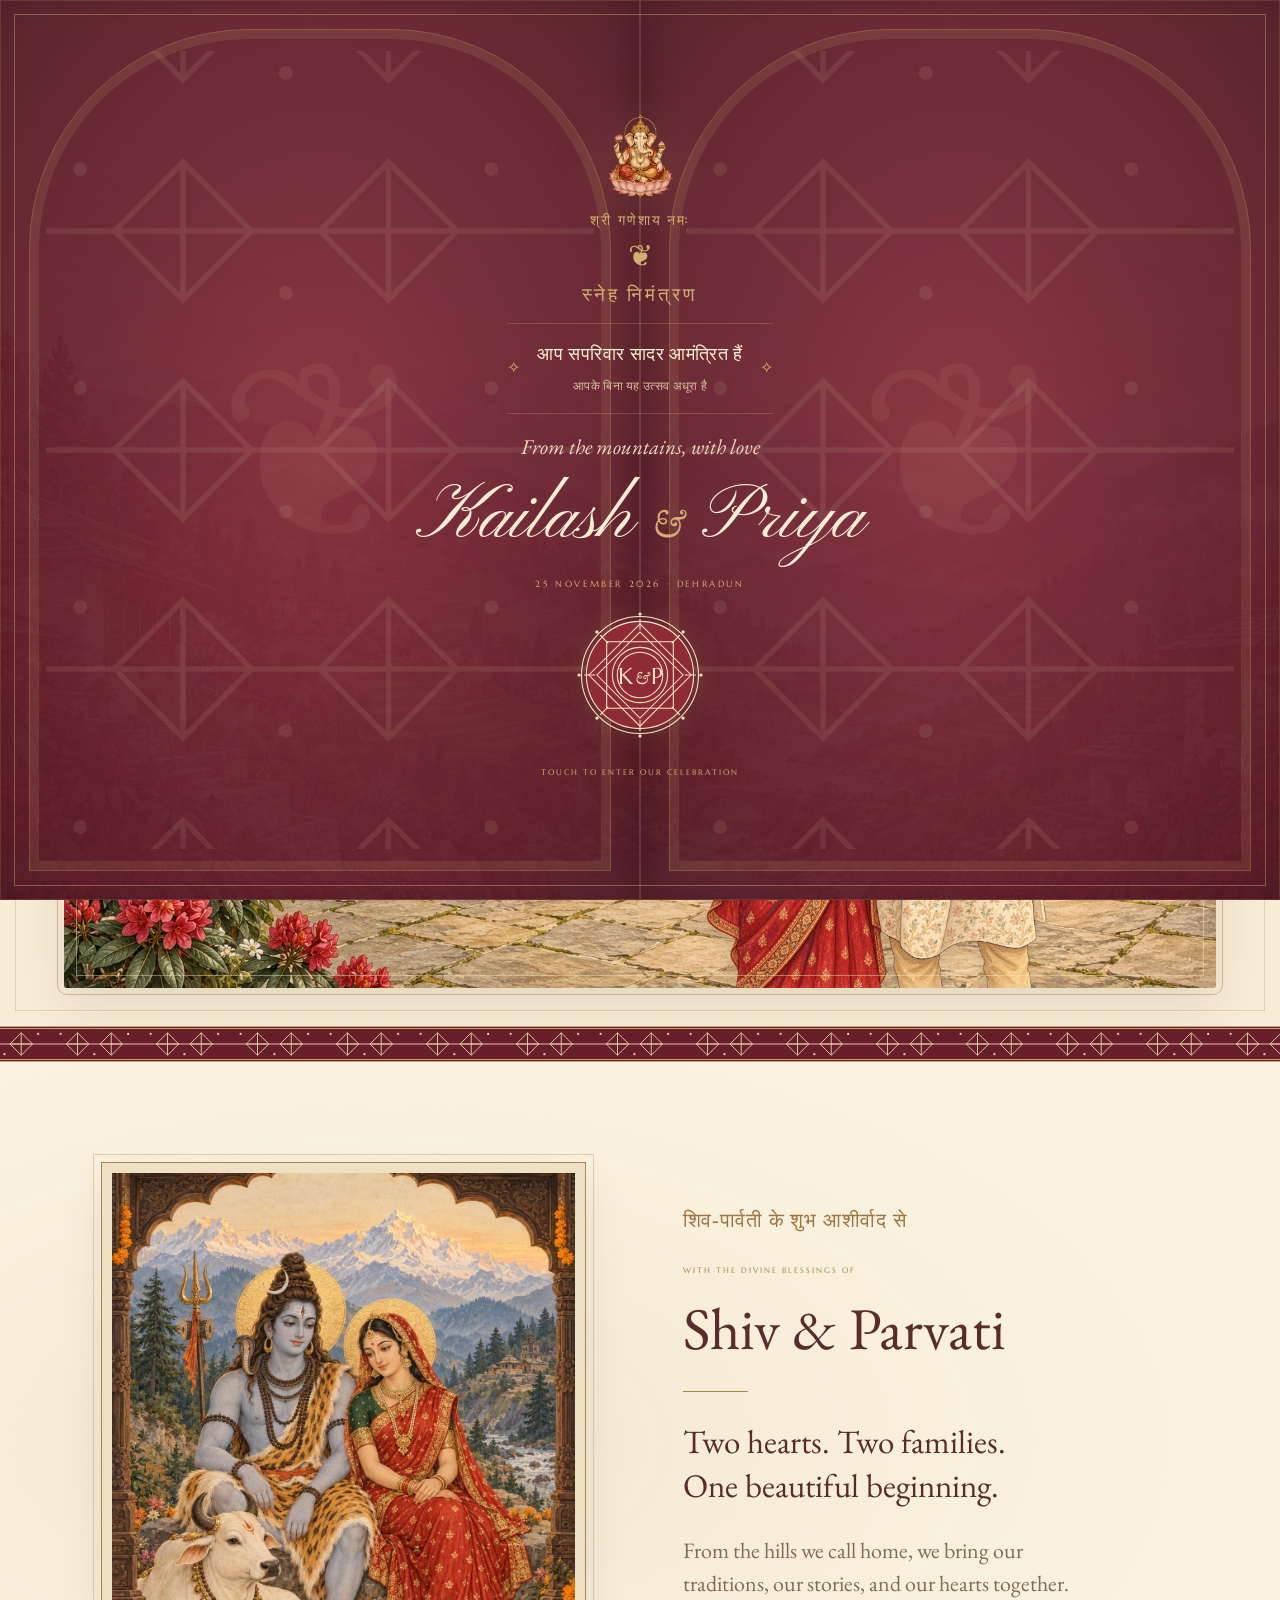
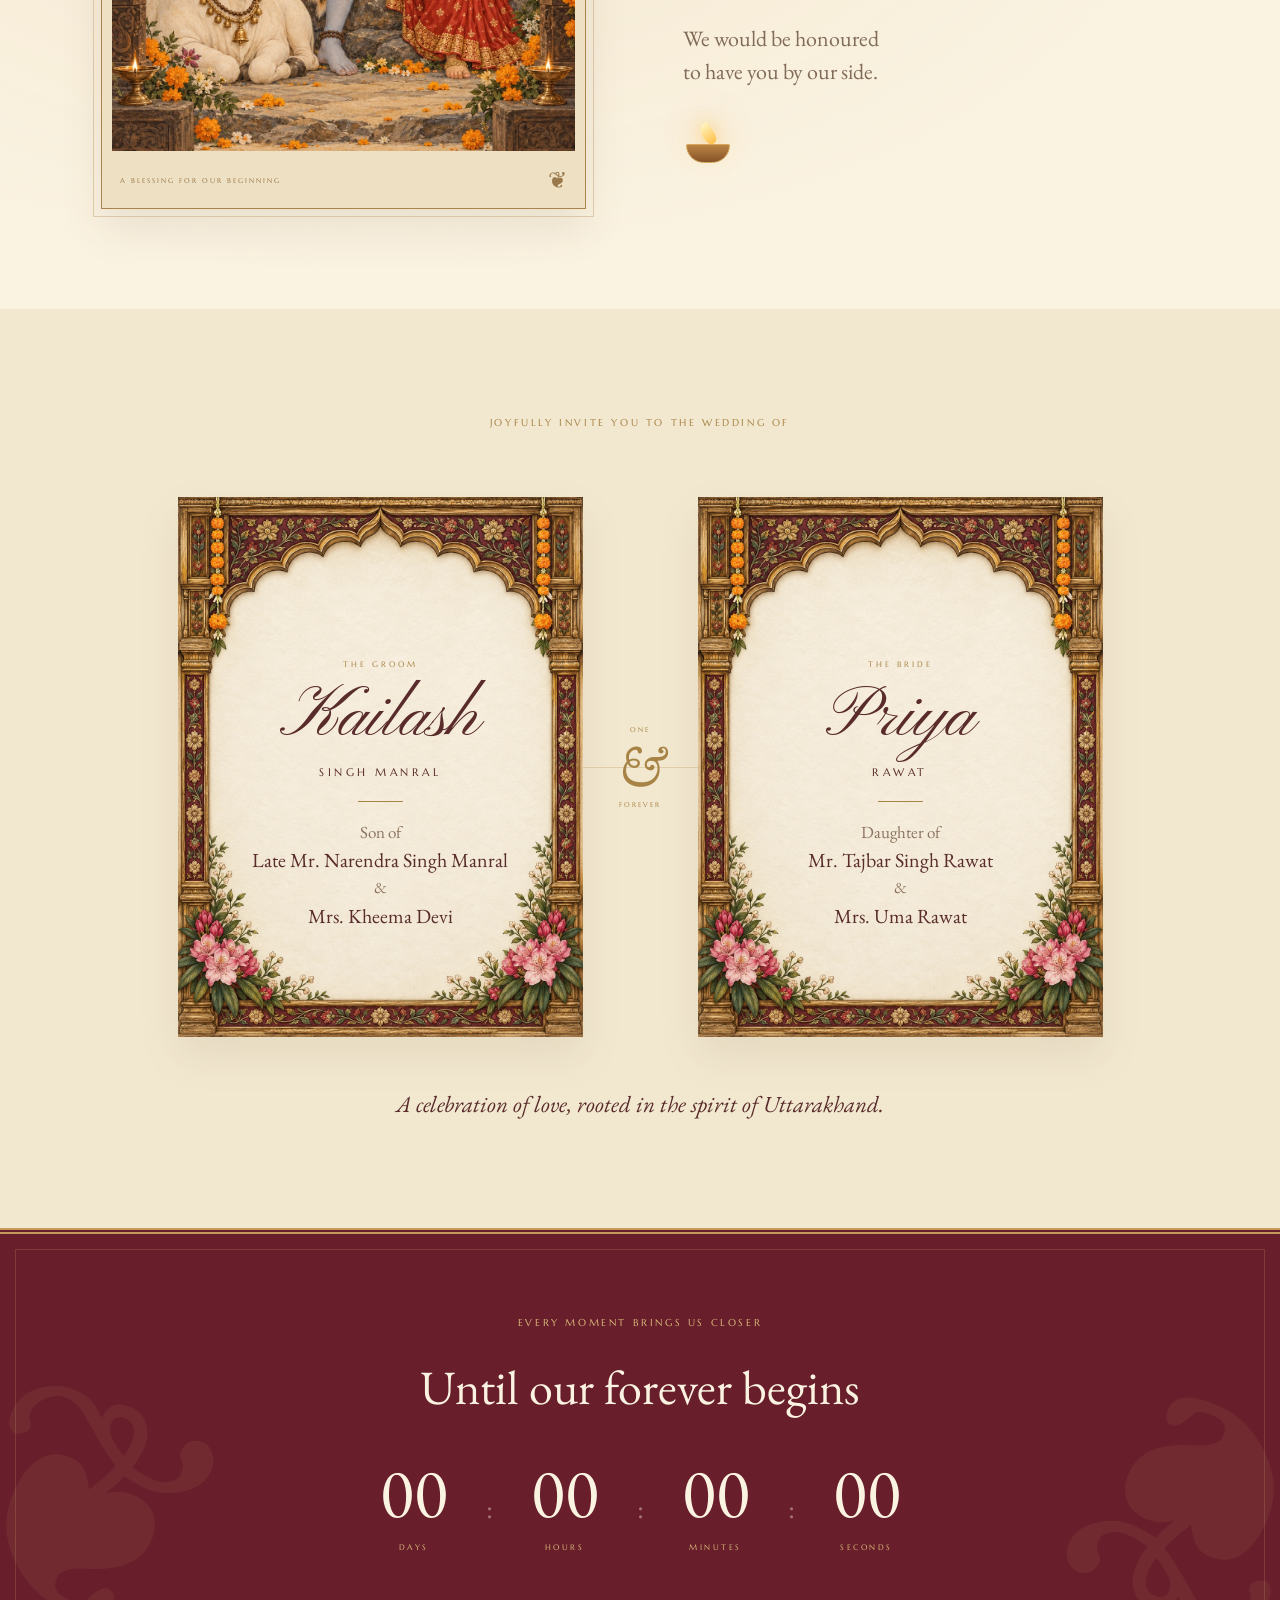
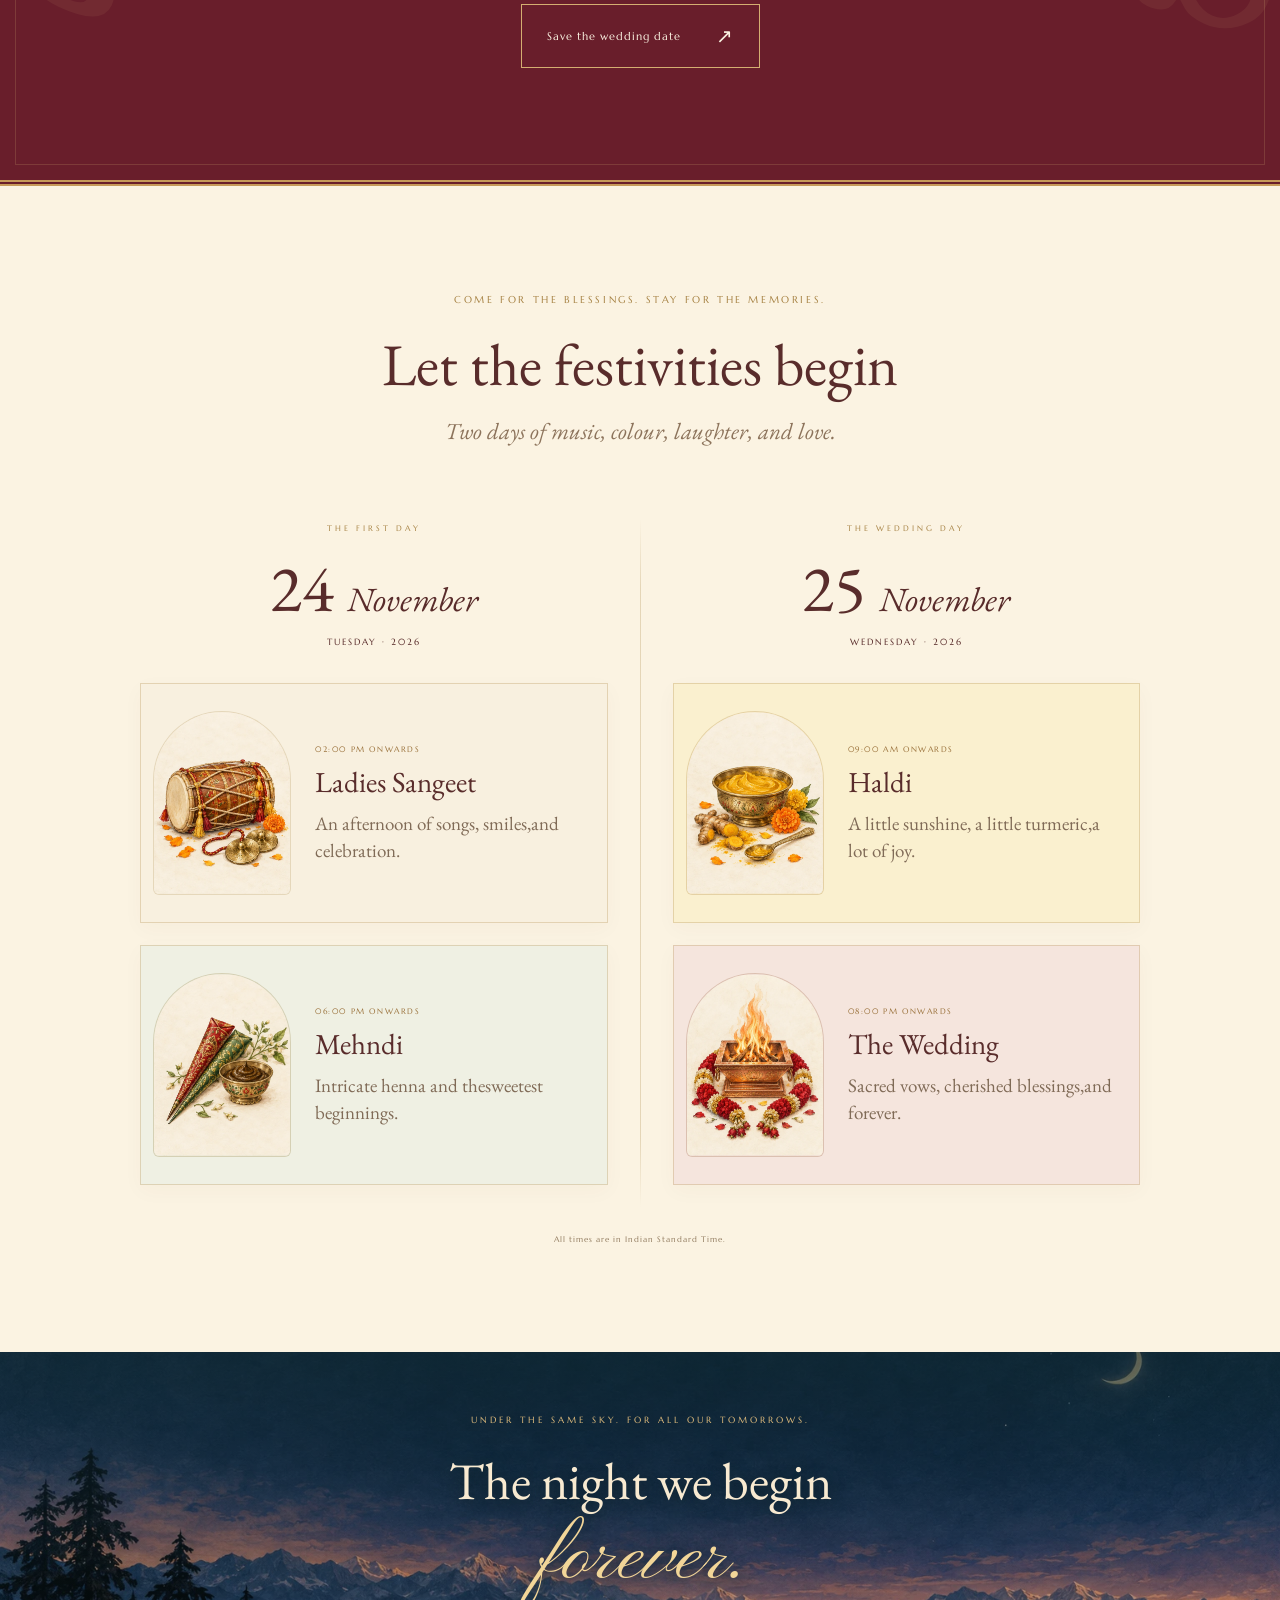
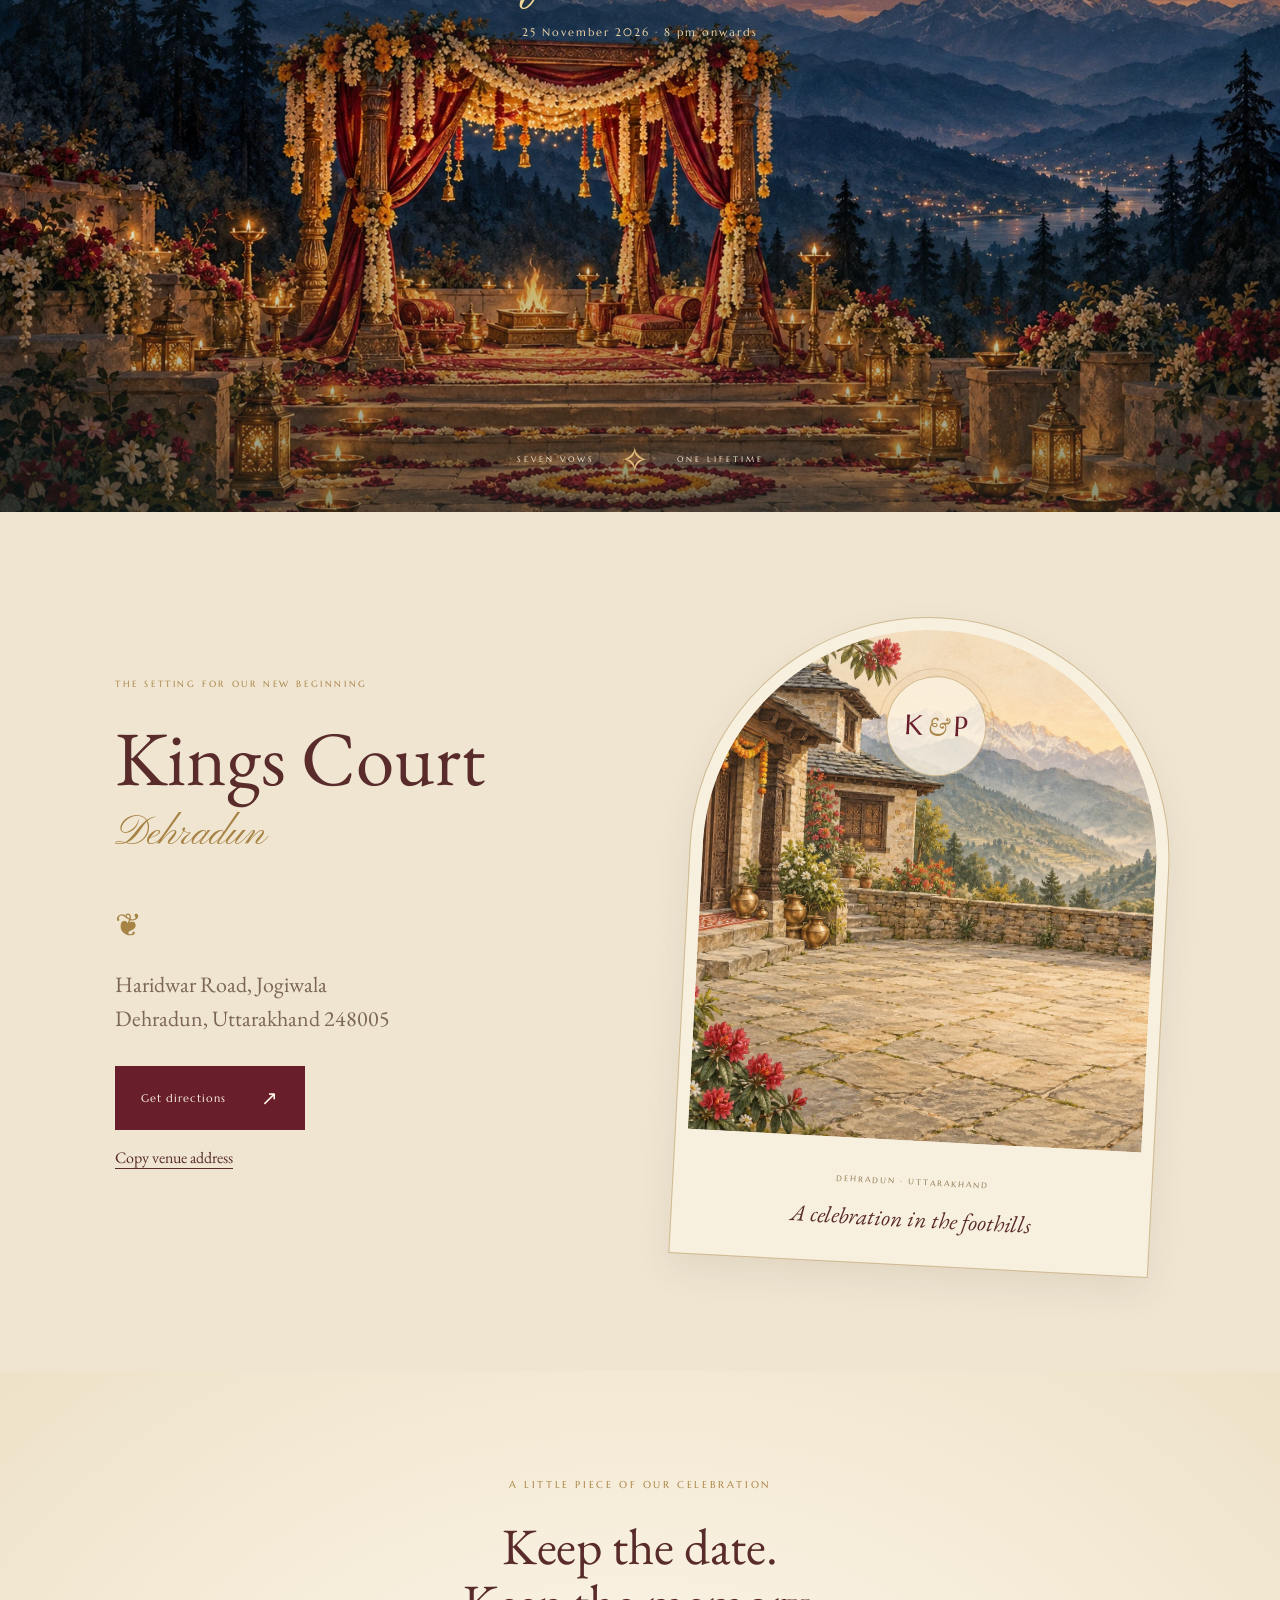
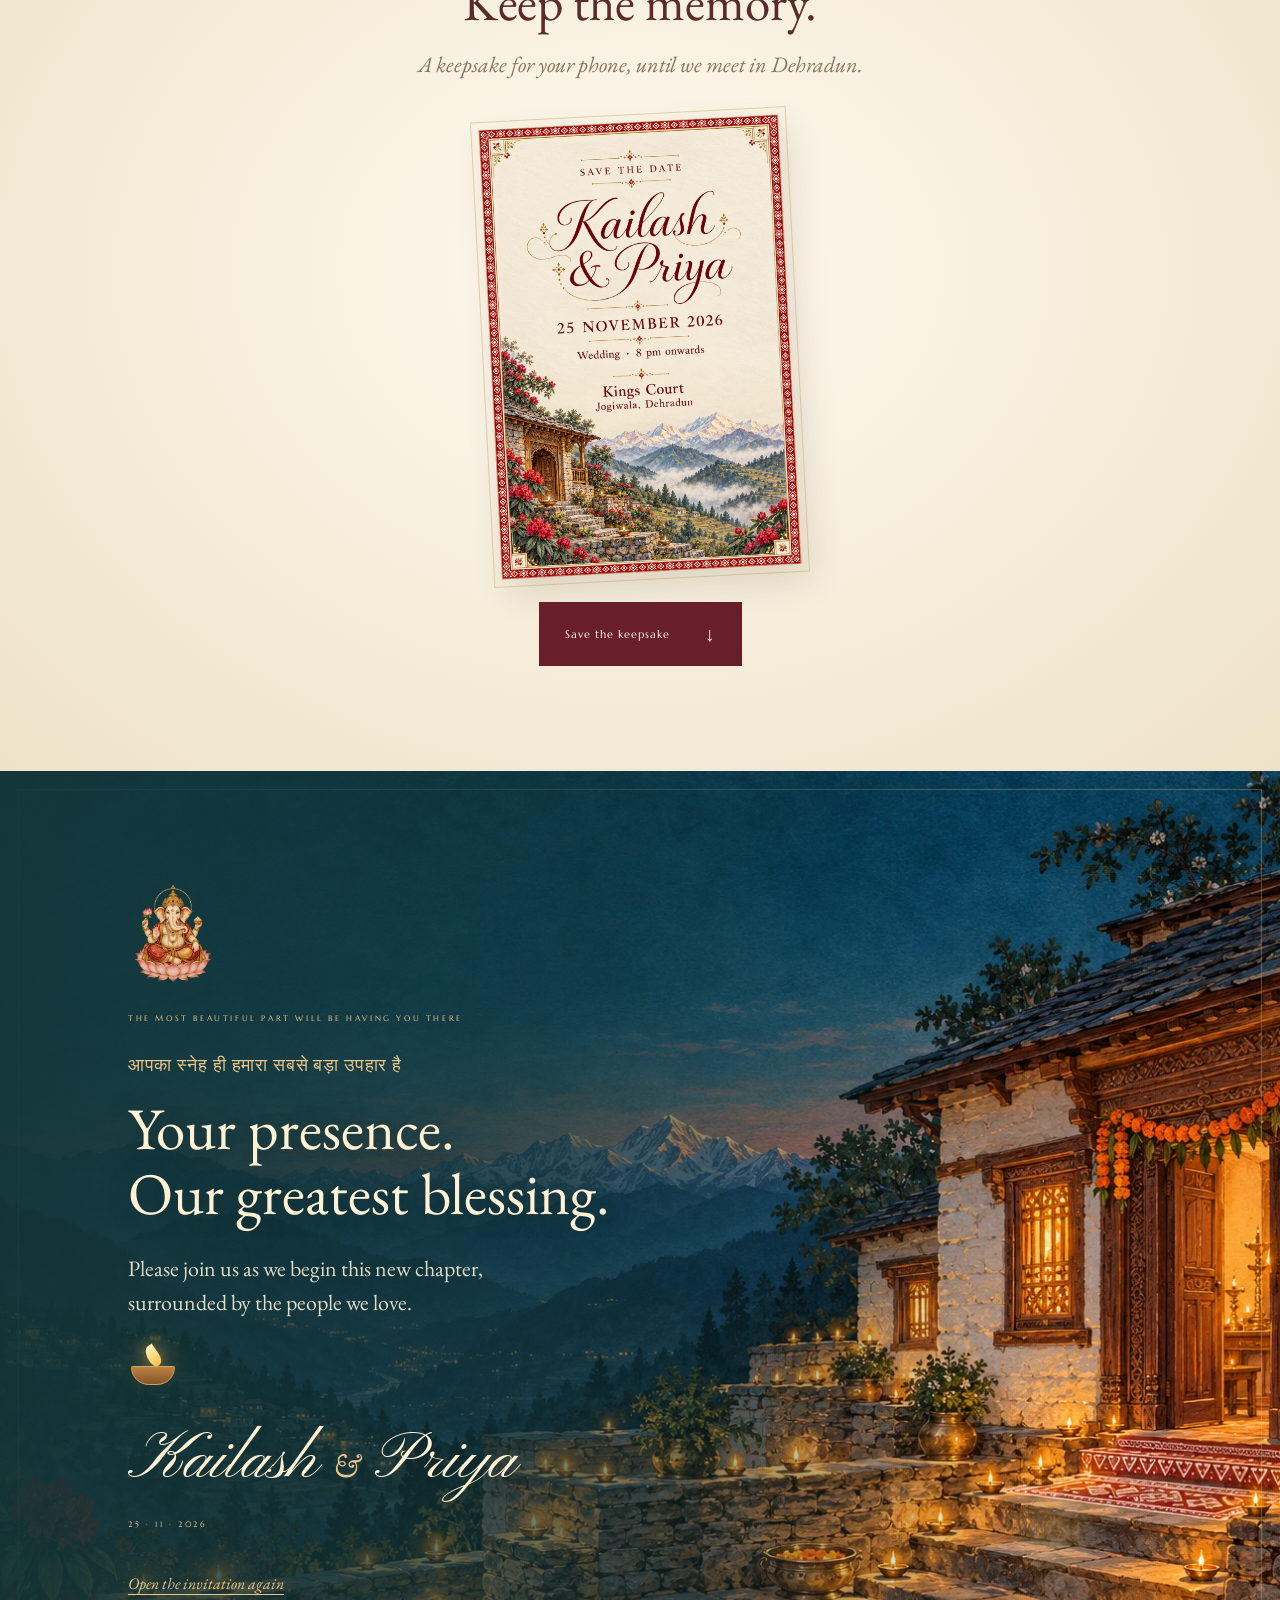
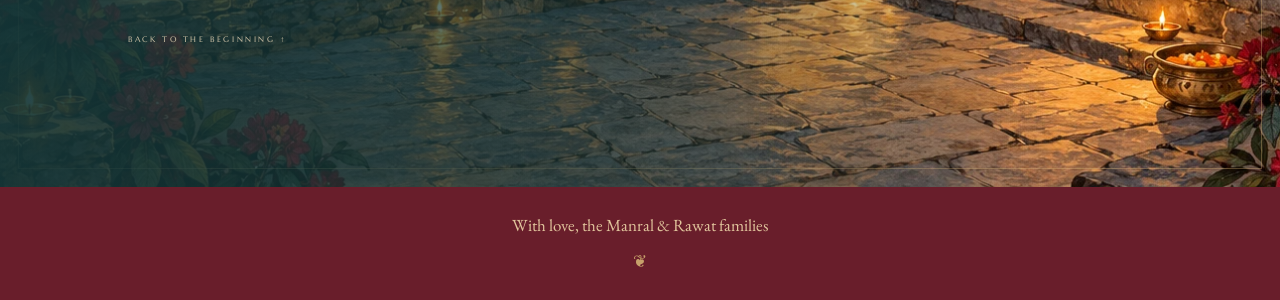
<file: index.html>
<!doctype html>
<html lang="en"><head><meta charset="utf-8"><meta name="viewport" content="width=device-width,initial-scale=1"><meta name="theme-color" content="#681f2b"><meta name="description" content="Together with their families, Kailash and Priya invite you to celebrate their wedding on 25 November 2026, Kings Court, Dehradun."><title>Kailash & Priya | A Himalayan Wedding</title><link rel="icon" href="assets/ganesh.webp"><link rel="stylesheet" href="style.css?v=cover-tap-2"><noscript><style>.cover{display:none!important}</style></noscript></head>
<body>
<div class="reading-progress" aria-hidden="true"></div>
<div class="cover" id="cover"><div class="door door-left" aria-hidden="true"><div class="door-medallion">❦</div></div><div class="door door-right" aria-hidden="true"><div class="door-medallion">❦</div></div><div class="cover-frame"><img class="cover-ganesh" src="assets/ganesh-miniature.webp" alt="Lord Ganesha"><p class="eyebrow devanagari">श्री गणेशाय नमः</p><span class="small-flourish">❦</span><p class="cover-kicker devanagari">स्नेह निमंत्रण</p><div class="guest-welcome" aria-live="polite"><p id="guest-name" class="devanagari">आप सपरिवार सादर आमंत्रित हैं</p><span id="guest-message" class="devanagari">आपके बिना यह उत्सव अधूरा है</span></div><p class="cover-intro">From the mountains, with love</p><h1>Kailash <i>&</i> Priya</h1><p class="eyebrow">25 NOVEMBER 2026 · DEHRADUN</p><button class="seal aipan-seal" id="open" aria-label="Open Kailash and Priya's invitation"><svg class="aipan-drawing" viewBox="0 0 160 160" aria-hidden="true"><g fill="none" stroke="currentColor" stroke-width="1.3"><circle cx="80" cy="80" r="72"/><circle cx="80" cy="80" r="66"/><path d="M80 17 143 80 80 143 17 80Z M80 27 133 80 80 133 27 80Z"/><rect x="39" y="39" width="82" height="82"/><circle cx="80" cy="80" r="34"/><circle cx="80" cy="80" r="28"/><path d="M80 11v14m0 110v14M11 80h14m110 0h14M31 31l10 10m78 78 10 10M31 129l10-10m78-78 10-10"/></g><g fill="currentColor"><circle cx="80" cy="5" r="2"/><circle cx="155" cy="80" r="2"/><circle cx="80" cy="155" r="2"/><circle cx="5" cy="80" r="2"/><circle cx="27" cy="27" r="2"/><circle cx="133" cy="27" r="2"/><circle cx="27" cy="133" r="2"/><circle cx="133" cy="133" r="2"/></g></svg><span class="aipan-initials">K<span class="seal-amp">&</span>P</span></button><p class="open-hint">TOUCH TO ENTER OUR CELEBRATION</p></div><div class="cover-mountains"></div></div>
<header><a class="monogram" href="#home" aria-label="Back to top">K <i>&</i> P</a><nav aria-label="Invitation navigation"><a href="#families">Our families</a><a href="#celebrations">Celebrations</a><a href="#venue">Venue</a></nav><button id="music" aria-label="Play background music" aria-pressed="false">♫ <span>Music off</span></button></header>
<main>
<section class="hero" id="home">
<div class="hero-copy"><p class="eyebrow">A HIMALAYAN WEDDING</p><div class="hero-title"><h2><span>Kailash</span><i>&</i><span>Priya</span></h2><span class="title-flourish" aria-hidden="true">❦</span></div><p class="hero-dedication devanagari">पहाड़ों का अपनापन, रिश्तों का उत्सव</p><div class="date-line"><span>WEDNESDAY</span><strong>25</strong><span>NOVEMBER<br>2026</span></div><p class="hero-place">Kings Court · Dehradun</p><a class="hero-link" href="#blessings">OUR INVITATION <span>↓</span></a></div>
<div class="portrait-scene"><div class="courtyard-life" aria-hidden="true"><img class="living-toran" src="assets/garland.webp" alt=""><i class="buransh-petal petal-1"></i><i class="buransh-petal petal-2"></i><i class="buransh-petal petal-3"></i><i class="buransh-petal petal-4"></i><i class="buransh-petal petal-5"></i><i class="buransh-petal petal-6"></i><i class="buransh-petal petal-7"></i></div><img class="arch-art" src="assets/pahadi-courtyard-dawn.webp" alt="A Pahadi stone courtyard with carved wooden windows, brass vessels, marigolds, and mountains at dawn"><img class="hero-couple" src="assets/couple-miniature.webp" alt="Illustrated Kailash and Priya in traditional wedding attire"></div><div class="hero-side-note" aria-hidden="true">KUMAON · GARHWAL · TOGETHER</div>
</section>
<div class="aipan" aria-hidden="true"></div>
<section class="blessings section" id="blessings"><div class="blessings-layout"><div class="devotional-frame reveal"><img class="deity" src="assets/shiv-parvati-nandi-painting.webp" alt="A devotional painting of Lord Shiva and Goddess Parvati seated together, with Nandi resting beside them in the Himalayas" loading="lazy"><div class="devotional-caption"><span>A BLESSING FOR OUR BEGINNING</span><i>❦</i></div></div><div class="blessing-copy reveal"><p class="blessing-hindi devanagari">शिव-पार्वती के शुभ आशीर्वाद से</p><p class="eyebrow">WITH THE DIVINE BLESSINGS OF</p><h2>Shiv & Parvati</h2><span class="blessing-rule" aria-hidden="true"></span><p class="large-copy">Two hearts. Two families.<br>One beautiful beginning.</p><p class="body-copy">From the hills we call home, we bring our traditions, our stories, and our hearts together.</p><p class="body-copy">We would be honoured<br>to have you by our side.</p><div class="diya" aria-hidden="true"><span class="diya-flame"></span><span class="diya-bowl"></span></div></div></div></section>

<section class="families section" id="families"><p class="eyebrow reveal">JOYFULLY INVITE YOU TO THE WEDDING OF</p><div class="family-pair"><div class="family-thread" aria-hidden="true"></div><article class="family groom reveal"><img class="family-frame" src="assets/family-carved-frame.webp" alt=""><div class="family-content"><p class="eyebrow">THE GROOM</p><h2>Kailash</h2><p class="surname">SINGH MANRAL</p><span class="fine-rule"></span><p>Son of<br><strong>Late Mr. Narendra Singh Manral</strong><br>&<br><strong>Mrs. Kheema Devi</strong></p></div></article><span class="family-amp" aria-hidden="true"><small>ONE</small>&<small>FOREVER</small></span><article class="family bride reveal"><img class="family-frame" src="assets/family-carved-frame.webp" alt=""><div class="family-content"><p class="eyebrow">THE BRIDE</p><h2>Priya</h2><p class="surname">RAWAT</p><span class="fine-rule"></span><p>Daughter of<br><strong>Mr. Tajbar Singh Rawat</strong><br>&<br><strong>Mrs. Uma Rawat</strong></p></div></article></div><p class="family-note reveal">A celebration of love, rooted in the spirit of Uttarakhand.</p></section>
<section class="countdown section"><div class="countdown-flower left" aria-hidden="true">❦</div><div class="countdown-flower right" aria-hidden="true">❦</div><p class="eyebrow">EVERY MOMENT BRINGS US CLOSER</p><h2>Until our forever begins</h2><div class="clock" id="clock" role="timer" aria-label="Time until the wedding"><div><strong id="days">—</strong><span>DAYS</span></div><b>:</b><div><strong id="hours">—</strong><span>HOURS</span></div><b>:</b><div><strong id="minutes">—</strong><span>MINUTES</span></div><b>:</b><div><strong id="seconds">—</strong><span>SECONDS</span></div></div><button class="button light" id="calendar">Save the wedding date <span>↗</span></button><p class="calendar-note" id="calendar-note" role="status"></p></section>
<section class="events section" id="celebrations"><p class="eyebrow reveal">COME FOR THE BLESSINGS. STAY FOR THE MEMORIES.</p><h2 class="section-title reveal">Let the festivities begin</h2><p class="section-sub">Two days of music, colour, laughter, and love.</p><div class="programme">
<div class="day day-one"><div class="day-heading reveal"><span>THE FIRST DAY</span><h3>24 <i>November</i></h3><p>TUESDAY · 2026</p></div>
<article class="event sangeet reveal"><div class="event-picture"><svg class="ceremony-art" viewBox="0 0 543 724" role="img" aria-label="A dholak and brass manjira for Ladies Sangeet" preserveAspectRatio="xMidYMid meet"><image href="assets/ceremony-miniatures.webp" x="0" y="0" width="2172" height="724"/></svg></div><div class="event-details"><p class="event-time">02:00 PM ONWARDS</p><h3>Ladies Sangeet</h3><p>An afternoon of songs, smiles,<br>and celebration.</p></div></article>
<article class="event mehndi reveal"><div class="event-picture"><svg class="ceremony-art" viewBox="0 0 543 724" role="img" aria-label="Henna cones and a ceremonial bowl for Mehndi" preserveAspectRatio="xMidYMid meet"><image href="assets/ceremony-miniatures.webp" x="-543" y="0" width="2172" height="724"/></svg></div><div class="event-details"><p class="event-time">06:00 PM ONWARDS</p><h3>Mehndi</h3><p>Intricate henna and the<br>sweetest beginnings.</p></div></article></div>
<div class="day day-two"><div class="day-heading reveal"><span>THE WEDDING DAY</span><h3>25 <i>November</i></h3><p>WEDNESDAY · 2026</p></div>
<article class="event haldi reveal"><div class="event-picture"><svg class="ceremony-art" viewBox="0 0 543 724" role="img" aria-label="Turmeric paste, marigolds and a brass bowl for Haldi" preserveAspectRatio="xMidYMid meet"><image href="assets/ceremony-miniatures.webp" x="-1086" y="0" width="2172" height="724"/></svg></div><div class="event-details"><p class="event-time">09:00 AM ONWARDS</p><h3>Haldi</h3><p>A little sunshine, a little turmeric,<br>a lot of joy.</p></div></article>
<article class="event wedding reveal"><div class="event-picture"><svg class="ceremony-art" viewBox="0 0 543 724" role="img" aria-label="A havan kund and flower garlands for the wedding" preserveAspectRatio="xMidYMid meet"><image href="assets/ceremony-miniatures.webp" x="-1629" y="0" width="2172" height="724"/></svg></div><div class="event-details"><p class="event-time">08:00 PM ONWARDS</p><h3>The Wedding</h3><p>Sacred vows, cherished blessings,<br>and forever.</p></div></article></div></div><p class="timezone-note">All times are in Indian Standard Time.</p></section>
<section class="wedding-night" aria-labelledby="night-title"><img src="assets/himalayan-mandap.webp" alt="An artistic vision of a glowing wedding mandap in the Himalayan foothills at twilight" loading="lazy"><div class="night-shade"></div><div class="night-copy reveal"><p class="eyebrow">UNDER THE SAME SKY. FOR ALL OUR TOMORROWS.</p><h2 id="night-title">The night we begin<br><i>forever.</i></h2><p>25 November 2026 · 8 pm onwards</p></div><div class="night-foot"><span>SEVEN VOWS</span><span class="night-star">✧</span><span>ONE LIFETIME</span></div></section>
<section class="venue section" id="venue"><div class="venue-layout"><div class="venue-copy reveal"><p class="eyebrow">THE SETTING FOR OUR NEW BEGINNING</p><h2>Kings Court</h2><p class="venue-city">Dehradun</p><div class="ornament">❦</div><address>Haridwar Road, Jogiwala<br>Dehradun, Uttarakhand 248005</address><a class="button" href="https://maps.app.goo.gl/6rjfn5zbpExkSknp6?g_st=iw" target="_blank" rel="noopener">Get directions <span>↗</span></a><button class="text-button" id="copy-address">Copy venue address</button><p id="copy-status" role="status"></p></div><div class="venue-art reveal"><div class="arch-window"><div class="venue-emblem"><span>K</span><i>&</i><span>P</span></div></div><div class="venue-label"><span>DEHRADUN · UTTARAKHAND</span><p>A celebration in the foothills</p></div></div></div></section>
<section class="keepsake section" id="keepsake"><p class="eyebrow">A LITTLE PIECE OF OUR CELEBRATION</p><h2>Keep the date.<br>Keep the memory.</h2><p>A keepsake for your phone, until we meet in Dehradun.</p><a class="keepsake-preview" href="assets/Kailash-Priya-Save-the-Date.png" download="Kailash-Priya-Save-the-Date.png" aria-label="Download the wedding keepsake card"><img src="assets/Kailash-Priya-Save-the-Date.png" alt="Save the date: Kailash and Priya, 25 November 2026, wedding from 8 pm, Kings Court, Jogiwala, Dehradun" loading="lazy"></a><a class="button" href="assets/Kailash-Priya-Save-the-Date.png" download="Kailash-Priya-Save-the-Date.png">Save the keepsake <span>↓</span></a></section><section class="closing section"><div class="closing-landscape" aria-hidden="true"></div><div class="closing-shade" aria-hidden="true"></div><div class="lamp-glow glow-one" aria-hidden="true"></div><div class="lamp-glow glow-two" aria-hidden="true"></div><img src="assets/ganesh-miniature.webp" alt="Lord Ganesha" loading="lazy"><p class="eyebrow">THE MOST BEAUTIFUL PART WILL BE HAVING YOU THERE</p><p class="closing-hindi devanagari">आपका स्नेह ही हमारा सबसे बड़ा उपहार है</p><h2>Your presence.<br>Our greatest blessing.</h2><p>Please join us as we begin this new chapter,<br>surrounded by the people we love.</p><div class="diya" aria-hidden="true"><span class="diya-flame"></span><span class="diya-bowl"></span></div><div class="closing-signature">Kailash <i>&</i> Priya</div><p class="eyebrow">25 · 11 · 2026</p><div class="closing-actions"><button class="text-button" id="replay">Open the invitation again</button><a class="back-top" href="#home">BACK TO THE BEGINNING ↑</a></div></section>
</main><a class="floating-venue" href="#venue" aria-label="Jump to wedding venue">25 NOV <span>·</span> DEHRADUN <b>↗</b></a><footer>With love, the Manral & Rawat families <span>❦</span></footer><audio id="audio" src="assets/music.mp3" loop preload="none"></audio><script src="script.js?v=cover-tap-2"></script></body></html>
</file>
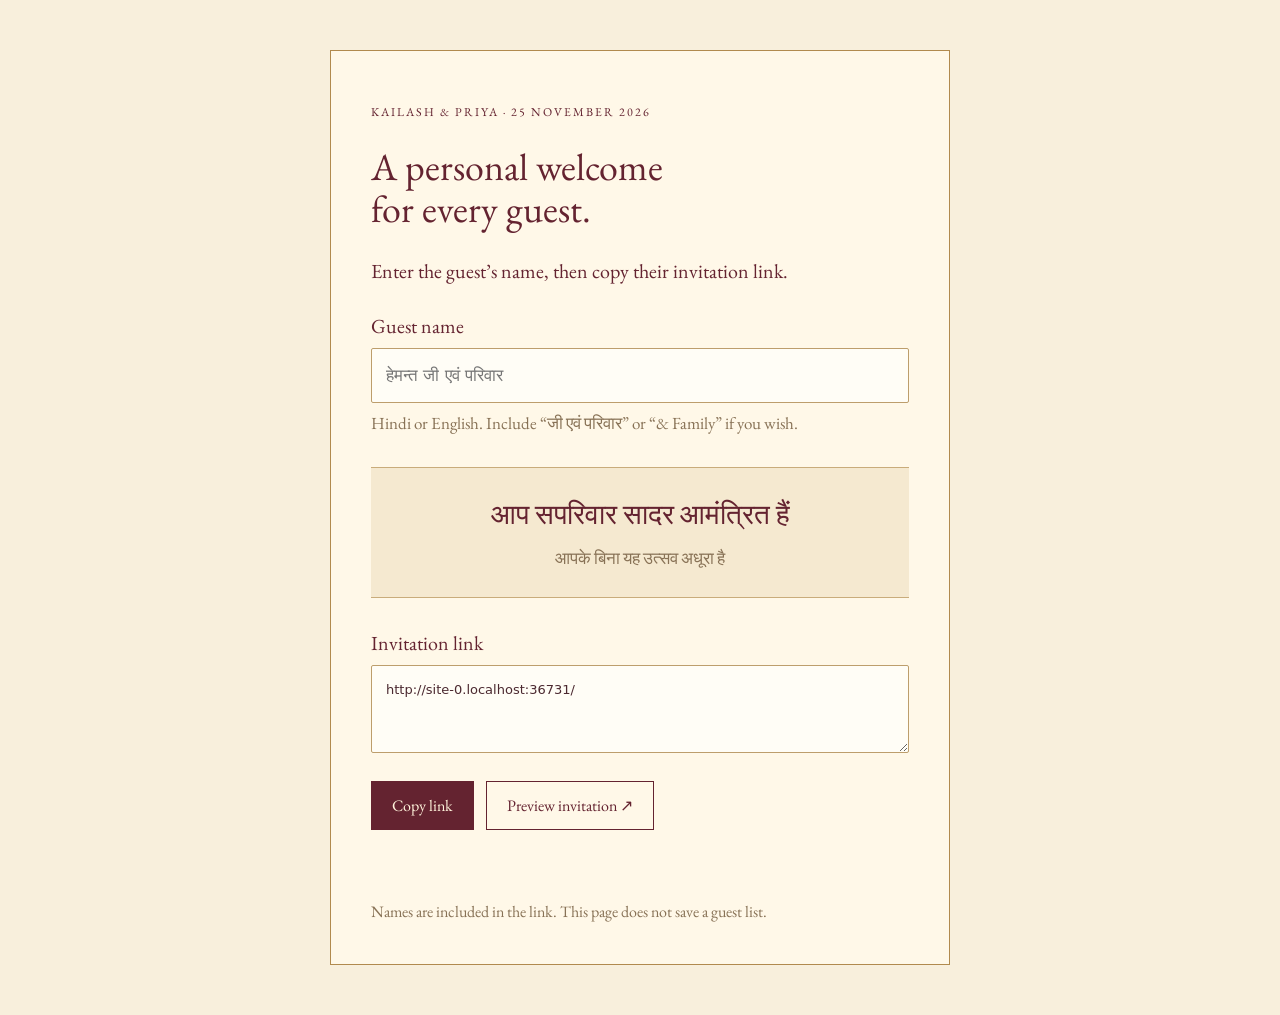
<file: personalize.html>
<!doctype html><html lang="en"><head><meta charset="utf-8"><meta name="viewport" content="width=device-width,initial-scale=1"><title>Create a personal invitation | Kailash & Priya</title><style>@font-face{font-family:Garamond;src:url('fonts/EBGaramond.woff2')}*{box-sizing:border-box}body{margin:0;background:#f8efdc;color:#642330;font:20px/1.5 Garamond,Georgia,serif;padding:50px 22px}main{max-width:620px;margin:auto;border:1px solid #b18a4e;padding:40px;background:#fff8e8}h1{font-size:38px;font-weight:400;line-height:1.1}label{display:block;font-size:20px;margin:25px 0 7px}input,textarea{width:100%;padding:14px;border:1px solid #bd9e6c;background:#fffdf6;font:17px/1.5 system-ui;color:#4b2930;border-radius:2px}input:focus-visible,textarea:focus-visible,a:focus-visible,button:focus-visible{outline:3px solid #c49b59;outline-offset:3px}.hint{font-size:17px;color:#887256;margin:8px 0}.preview{margin:30px 0;padding:25px 15px;border-block:1px solid #c9ac7b;text-align:center;background:#f5e9d0}.preview p{font-size:28px;margin:0 0 7px;overflow-wrap:anywhere}.preview small{font-size:17px;color:#887256}.actions{display:flex;flex-wrap:wrap;gap:12px;margin:20px 0}button,.button{display:inline-block;border:1px solid #642330;padding:13px 20px;background:#642330;color:#fff3db;font:16px Garamond;text-decoration:none;cursor:pointer}.secondary{background:transparent;color:#642330}#status{font-size:17px;min-height:25px}.top{font-size:12px;letter-spacing:2px}footer{font-size:16px;color:#887256;margin-top:25px}textarea{font-size:13px;resize:vertical}a{color:inherit}@media(max-width:500px){body{padding:20px 15px}main{padding:26px 20px}h1{font-size:32px}}</style></head><body><main><p class="top">KAILASH & PRIYA · 25 NOVEMBER 2026</p><h1>A personal welcome<br>for every guest.</h1><p>Enter the guest’s name, then copy their invitation link.</p><label for="guest">Guest name</label><input id="guest" maxlength="100" placeholder="हेमन्त जी एवं परिवार" autocomplete="off"><p class="hint">Hindi or English. Include “जी एवं परिवार” or “& Family” if you wish.</p><div class="preview"><p id="greeting">आप सपरिवार सादर आमंत्रित हैं</p><small id="message">आपके बिना यह उत्सव अधूरा है</small></div><label for="link">Invitation link</label><textarea id="link" rows="3" readonly></textarea><div class="actions"><button id="copy">Copy link</button><a class="button secondary" id="preview" target="_blank" rel="noopener">Preview invitation ↗</a></div><p id="status" role="status"></p><footer>Names are included in the link. This page does not save a guest list.</footer></main><script>(()=>{const $=id=>document.getElementById(id);const base=new URL('./',window.location.href).href;function update(){const name=$('guest').value.replace(/[\u0000-\u001f\u007f]/g,'').trim().slice(0,100),hindi=/[\u0900-\u097f]/.test(name);const u=new URL(base);if(name)u.searchParams.set('guest',name);$('link').value=u.href;$('preview').href=u.href;$('greeting').textContent=name?(hindi?'प्रिय ':'Dear ')+name:'आप सपरिवार सादर आमंत्रित हैं';$('message').textContent=!name||hindi?'आपके बिना यह उत्सव अधूरा है':'Our celebration would be incomplete without you.';$('status').textContent=''}$('guest').addEventListener('input',update);$('copy').addEventListener('click',async()=>{try{await navigator.clipboard.writeText($('link').value);$('status').textContent='Link copied. Ready to share with your guest.'}catch{$('link').focus();$('link').select();$('status').textContent='Select and copy the link above.'}});update()})();</script></body></html>
</file>
<file: style.css>
@font-face{font-family:Garamond;src:url('fonts/EBGaramond.woff2');font-display:swap}@font-face{font-family:Garamond;src:url('fonts/EBGaramond-Italic.woff2');font-style:italic;font-display:swap}@font-face{font-family:Marcellus;src:url('fonts/Marcellus-Regular.woff2');font-display:swap}@font-face{font-family:Pinyon;src:url('fonts/PinyonScript-Regular.woff2');font-display:swap}
:root{--paper:#fbf3e2;--ink:#592c2b;--red:#691e2b;--gold:#a78345;--line:#b89a6055;--sage:#6b7861;--dark:#153a37;--pattern:url("data:image/svg+xml,%3Csvg xmlns='http://www.w3.org/2000/svg' viewBox='0 0 80 32'%3E%3Cg stroke='%23e7d0a7' fill='none' stroke-width='.8'%3E%3Cpath d='M0 16h10l10-10 10 10-10 10-10-10h30l10-10 10 10-10 10-10-10h40M20 6v20M10 16h20M50 6v20M40 16h20'/%3E%3C/g%3E%3Cg fill='%23e7d0a7'%3E%3Ccircle cx='5' cy='7' r='1'/%3E%3Ccircle cx='35' cy='25' r='1'/%3E%3Ccircle cx='65' cy='7' r='1'/%3E%3C/g%3E%3C/svg%3E")}
*{box-sizing:border-box}html{scroll-behavior:smooth;scroll-padding-top:75px}body{margin:0;background:var(--paper);color:var(--ink);font:20px/1.55 Garamond,Georgia,serif}body.invitation-closed{overflow:hidden}body:after{content:'';position:fixed;inset:0;pointer-events:none;z-index:20;opacity:.055;background-image:url("data:image/svg+xml,%3Csvg viewBox='0 0 160 160' xmlns='http://www.w3.org/2000/svg'%3E%3Cfilter id='n'%3E%3CfeTurbulence type='fractalNoise' baseFrequency='.8' numOctaves='3' stitchTiles='stitch'/%3E%3C/filter%3E%3Crect width='100%25' height='100%25' opacity='.5' filter='url(%23n)'/%3E%3C/svg%3E")}button,a{-webkit-tap-highlight-color:transparent}button{cursor:pointer;font:inherit}a{color:inherit}button:focus-visible,a:focus-visible{outline:3px solid #ba9045;outline-offset:6px}button{border:0}img{max-width:100%;display:block}h1,h2,h3,p{margin-top:0}h2,h3{font-weight:400}h2{line-height:1.1}.eyebrow,.section-number,.surname,.event-time,.timezone-note,.back-top{font:10px/1.8 Marcellus,serif;letter-spacing:2.6px}.eyebrow{color:var(--gold);margin-bottom:24px}.section{padding:105px max(6vw,24px);position:relative}.section-number{text-align:center;margin-bottom:50px;color:#907a5e;font-size:9px;letter-spacing:3px}.ornament{color:var(--gold);font-size:32px;margin:18px 0}.button{display:inline-flex;align-items:center;justify-content:center;gap:35px;background:var(--red);color:var(--paper);font:11px Marcellus,serif;letter-spacing:1px;padding:18px 25px;text-decoration:none;border:1px solid var(--red);transition:.25s;position:relative;z-index:1}.button:hover{background:#87313d;transform:translateY(-2px)}.button span{font:20px Garamond}.fine-rule{display:block;width:45px;height:1px;background:var(--gold);margin:25px auto}.reading-progress{height:2px;position:fixed;top:0;left:0;right:0;background:var(--gold);z-index:40;transform:scaleX(0);transform-origin:left}header{height:73px;display:flex;align-items:center;justify-content:space-between;padding:0 5vw;border-bottom:1px solid var(--line);background:#fbf3e2f0;position:sticky;top:0;z-index:10;backdrop-filter:blur(12px)}.monogram{text-decoration:none;font:24px Marcellus}.monogram i{font:26px Pinyon;color:var(--gold)}nav{display:flex;gap:38px}nav a{text-decoration:none;font:10px Marcellus;letter-spacing:1.2px;position:relative}nav a:after{content:'';position:absolute;bottom:-6px;left:0;width:0;height:1px;background:var(--gold);transition:width .3s}nav a:hover:after{width:100%}#music{background:none;color:var(--ink);font:11px Marcellus;display:flex;gap:8px;align-items:center}#music:first-letter{font-size:22px}
/* The illustrated arrival */
.hero{min-height:820px;max-height:1050px;height:calc(100svh - 73px);position:relative;isolation:isolate;display:grid;grid-template-columns:1fr 1fr;align-items:center;padding:40px 9vw 65px;gap:4vw;overflow:hidden;background:radial-gradient(ellipse at 10% 30%,#fffaf0,transparent 65%),#f6ead3}.hero:before{content:'';position:absolute;inset:15px;border:1px solid var(--line);pointer-events:none;z-index:-1}.hero:after{content:'';position:absolute;width:700px;height:700px;border:1px solid #ad8a5140;border-radius:50%;left:-450px;top:15%;box-shadow:0 0 0 15px #ad8a5108,0 0 0 16px #ad8a5120,0 0 0 70px #ad8a5105;z-index:-1}.hero-copy{text-align:center;position:relative}.hero-copy .eyebrow{font-size:10px;letter-spacing:4px;margin-bottom:32px}.hero h2{font:clamp(87px,8vw,125px)/.85 Pinyon;color:var(--red);margin:0;display:flex;align-items:center;flex-direction:column;position:relative}.hero h2 span:first-child{transform:translateX(-15px)}.hero h2 span:last-child{transform:translateX(25px)}.hero h2 i{font:italic 45px/1.4 Garamond;color:var(--gold)}.hero-title{position:relative;max-width:500px;margin:auto}.title-flourish{position:absolute;font-size:54px;right:-5%;top:32%;color:var(--gold);opacity:.55;transform:rotate(-30deg)}.hero-dedication{font-style:italic;font-size:24px;line-height:1.35;color:#8b7158;margin:35px 0}.date-line{display:flex;justify-content:center;align-items:center;gap:16px;font:9px/1.8 Marcellus;letter-spacing:1.6px}.date-line strong{font:57px/1 Garamond;border-left:1px solid var(--line);border-right:1px solid var(--line);padding:0 20px}.hero-place{font-style:italic;font-size:21px;margin:15px 0 32px}.hero-link{text-decoration:none;font:9px Marcellus;letter-spacing:2px;display:inline-flex;align-items:center;gap:30px;border-bottom:1px solid var(--line);padding:0 0 10px}.hero-link span{font-size:20px}.portrait-scene{position:relative;height:min(76vh,760px);max-height:100%;width:100%;max-width:515px;margin:auto;border-radius:250px 250px 4px 4px;overflow:hidden;box-shadow:0 20px 55px #5b3b2129;outline:1px solid #ad8a5180;outline-offset:9px;isolation:isolate;background:#dfcfad}.arch-art{position:absolute;width:100%;height:100%;inset:0;object-fit:cover}.hero-couple{position:absolute;width:76%;height:61%;object-fit:contain;bottom:42px;left:50%;transform:translateX(-50%);filter:drop-shadow(0 7px 10px #362d2333)}.portrait-caption{position:absolute;bottom:0;left:0;right:0;text-align:center;background:linear-gradient(transparent,#3e2b1bdb);padding:45px 10px 11px;color:#f7e8c8}.portrait-caption span{font:7px Marcellus;letter-spacing:2.5px}.portrait-caption p{font:23px Garamond;margin:3px 0;letter-spacing:3px}.hero-side-note{position:absolute;right:23px;top:50%;writing-mode:vertical-rl;font:8px Marcellus;letter-spacing:3px;color:#9a8158}.aipan{height:36px;background:var(--pattern) repeat-x center/90px 36px,var(--red);border-block:3px double #c5a36d}
/* Blessings, framed in soft concentric gold */
.blessings{text-align:center;background:radial-gradient(ellipse at center,#fffaf0,transparent 70%);overflow:hidden}.blessing-rings{position:absolute;top:110px;left:50%;transform:translateX(-50%);width:440px;height:440px;border:1px solid #b89a6025;border-radius:50%;box-shadow:0 0 0 18px #b89a6007,0 0 0 19px #b89a6020,0 0 0 95px #b89a6005;pointer-events:none}.blessings .section-number{margin-bottom:50px}.deity{position:relative;width:250px;height:230px;object-fit:contain;margin:0 auto 30px}.blessings h2{font-size:49px;margin-bottom:10px}.large-copy{font-size:35px;line-height:1.3;margin-bottom:25px}.body-copy{color:#806b57;font-size:21px}.blessings>.reveal{position:relative}.families{text-align:center;background:#eadebf80;background-image:radial-gradient(#a7834535 .6px,transparent .6px);background-size:16px 16px;border-top:1px solid #b89a6025}.family-pair{display:flex;justify-content:center;align-items:center;gap:35px;max-width:1050px;margin:65px auto 35px;position:relative}.family-thread{position:absolute;left:10%;right:10%;top:50%;border-top:1px solid var(--gold);opacity:.5}.family{position:relative;border:1px solid #b69559;background:#fcf5e6;border-radius:190px 190px 5px 5px;width:405px;padding:112px 30px 48px;outline:1px solid #b6955955;outline-offset:9px;min-height:530px;box-shadow:0 15px 40px #6344230b}.family:after{content:'';position:absolute;inset:12px;border:1px solid #b6955933;border-radius:180px 180px 2px 2px;pointer-events:none}.family .sprig{position:absolute;width:155px;height:115px;object-fit:contain;top:0;left:calc(50% - 77px);transform:rotate(-12deg)}.bride .sprig{transform:scaleX(-1) rotate(-12deg)}.family h2{font:76px/1.05 Pinyon;margin:8px 0}.family .eyebrow{margin-bottom:18px;font-size:9px;letter-spacing:3px}.surname{font-size:12px;letter-spacing:3.5px}.family p:last-child{font-size:17px;line-height:1.7;margin:0;color:#8c7560}.family strong{font-weight:400;font-size:21px;color:var(--ink)}.family-amp{font:italic 55px/1.2 Garamond;color:var(--gold);position:relative;background:#efe4cf;padding:15px 5px}.family-amp small{display:block;font:7px Marcellus;letter-spacing:2px}.family-note{font-style:italic;font-size:23px;margin:50px 0 0}
/* A keepsake date */
.countdown{background:var(--red);color:var(--paper);text-align:center;overflow:hidden;border-block:6px double #c69a5a;padding-block:80px}.countdown:before{content:'';position:absolute;inset:15px;border:1px solid #d7b77830;pointer-events:none}.countdown-flower{position:absolute;top:50%;transform:translateY(-50%) rotate(25deg);font-size:310px;color:#d7b778;opacity:.08;line-height:1;pointer-events:none}.countdown-flower.left{left:-40px}.countdown-flower.right{right:-40px;transform:translateY(-50%) rotate(205deg)}.countdown h2{font:48px Garamond;margin-bottom:40px}.countdown .eyebrow{color:#d7b778}.clock{display:flex;gap:27px;justify-content:center;align-items:center;margin:30px auto 45px;position:relative}.clock strong{font:70px/1 Garamond;font-variant-numeric:tabular-nums;display:block;min-width:90px}.clock span{font:8px Marcellus;letter-spacing:2.5px;color:#d7b778}.clock b{font:28px Garamond;opacity:.4}.light{background:transparent;border-color:#d4ae71;color:var(--paper)}.calendar-note{font-size:14px;margin:12px 0 0;min-height:20px}
/* Two days, like facing pages of a celebration book */
.events{max-width:1300px;margin:auto}.section-title{text-align:center;font-size:59px;margin-bottom:16px}.events>.eyebrow{text-align:center}.section-sub{text-align:center;color:#8c735b;font-style:italic;font-size:23px}.programme{display:grid;grid-template-columns:1fr 1fr;gap:80px;margin:60px auto 0;max-width:1000px;position:relative}.programme:after{content:'';position:absolute;left:50%;top:10px;bottom:0;width:1px;background:linear-gradient(transparent,var(--line) 10%,var(--line) 90%,transparent)}.day-heading{text-align:center;margin-bottom:35px}.day-heading>span{font:8px Marcellus;letter-spacing:3px;color:var(--gold)}.day-heading h3{font:66px/1 Garamond;margin:15px 0}.day-heading h3 i{font:italic 34px Garamond}.day-heading p{font:9px Marcellus;letter-spacing:2px}.event{display:grid;grid-template-columns:140px 1fr;align-items:center;min-height:210px;margin-bottom:22px;position:relative;border:1px solid #b89a6045;background:#f4e9d3;overflow:hidden}.event-picture{height:100%;min-height:210px;display:flex;justify-content:center;align-items:center;background:#b18f4630;position:relative;border-radius:0 95px 95px 0}.event img{width:115px;height:140px;object-fit:contain;transition:transform .6s;position:relative;z-index:1}.event:hover img{transform:rotate(-5deg) scale(1.08)}.event-details{padding:23px 18px}.event h3{font-size:30px;line-height:1.1;margin:10px 0}.event p:last-child{font-size:18px;color:#806b57;margin:0;line-height:1.4}.event-time{font-size:8px;letter-spacing:1.5px;margin:0;color:#9b733d}.event-num{position:absolute;bottom:-8px;left:10px;font:italic 64px/1 Garamond;color:#a7834530}.mehndi{background:#e7ead8}.mehndi .event-picture{background:#71834c20}.haldi{background:#f6e8b8}.haldi .event-picture{background:#d6a13e25}.wedding{background:#f0dbd1}.wedding .event-picture{background:#9e435925}.timezone-note{text-align:center;margin:25px 0 0;color:#907a5e;font-size:8px;letter-spacing:1px}
/* From day to twilight */
.wedding-night{height:760px;max-height:95svh;min-height:620px;position:relative;isolation:isolate;overflow:hidden;background:var(--dark);color:#f8ead1}.wedding-night>img{position:absolute;inset:0;width:100%;height:100%;object-fit:cover;object-position:center 65%;z-index:-3}.night-shade{position:absolute;inset:0;background:linear-gradient(#122c33b0,transparent 50%,#11262480);z-index:-1}.night-copy{text-align:center;padding:60px 25px 0}.night-copy .eyebrow{color:#e0bc7d;font-size:9px;letter-spacing:3px}.night-copy h2{font:52px/1.1 Garamond;margin:0 0 16px;text-shadow:0 3px 15px #10252a}.night-copy h2 i{font:80px Pinyon;color:#f2d698}.night-copy>p:last-child{font:11px Marcellus;letter-spacing:2px;color:#f2d5a8}.night-foot{position:absolute;bottom:30px;left:0;right:0;display:flex;justify-content:center;align-items:center;gap:25px;font:8px Marcellus;letter-spacing:3px}.night-star{font:35px Garamond;color:#e0bc7d}
/* The destination */
.venue{background:#efe5d1}.venue-layout{max-width:1050px;margin:auto;display:grid;grid-template-columns:1fr 1fr;gap:90px;align-items:center}.venue h2{font-size:77px;margin-bottom:8px}.venue-city{font:41px Pinyon;color:var(--gold)}address{font-style:normal;color:#7c6656;margin-bottom:30px;font-size:22px}.venue .eyebrow{font-size:9px}.text-button{display:block;background:none;text-decoration:underline;text-underline-offset:5px;padding:16px 0;color:var(--ink);font-size:16px}.venue-art{padding:12px;border:1px solid #a7834580;border-radius:240px 240px 0 0;transform:rotate(3deg);background:#f8f0df;box-shadow:0 15px 35px #54412615}.arch-window{border-radius:230px 230px 0 0;overflow:hidden;aspect-ratio:4/4.5;display:flex;align-items:end;background:#e3d9be url('assets/himalayan-landscape.webp') center/cover;position:relative}.arch-window img{width:100%;margin-bottom:0}.venue-emblem{position:absolute;left:50%;top:18%;transform:translateX(-50%);width:125px;height:125px;border:1px solid #a7834580;border-radius:50%;display:flex;align-items:center;justify-content:center;gap:5px;background:#faf2df80;outline:1px solid #a7834540;outline-offset:7px;font:34px Marcellus;color:var(--red)}.venue-emblem i{font:italic 25px Garamond;color:var(--gold)}.venue-label{text-align:center;padding:22px 10px 8px}.venue-label span{font:8px Marcellus;letter-spacing:2px;color:#89754e}.venue-label p{font-style:italic;font-size:23px;margin:8px 0}#copy-status{font-size:14px;min-height:20px;margin:0}
/* The last page */
.closing{text-align:center;overflow:hidden;padding-bottom:190px;isolation:isolate}.closing-landscape{position:absolute;inset:0;background:linear-gradient(var(--paper) 5%,#fbf3e2e8 50%,#fbf3e220),url('assets/himalayan-landscape.webp') center bottom/cover;z-index:-2}.closing:before{content:'';position:absolute;inset:18px;border:1px solid var(--line);pointer-events:none;z-index:-1}.closing>img{width:90px;height:95px;object-fit:contain;margin:0 auto 30px}.closing h2{font-size:60px;margin-bottom:25px}.closing>p:not(.eyebrow){color:#7e6b58;font-size:23px}.closing-signature{font:69px Pinyon;margin:35px 0 15px}.closing-signature i{font:italic 32px Garamond;color:var(--gold)}.closing-actions{display:flex;flex-direction:column;align-items:center}.closing-actions .text-button{font-style:italic;color:#8e7150}.back-top{display:inline-block;font-size:8px;margin-top:20px;text-decoration:none}footer{background:var(--red);color:#e1c59d;text-align:center;padding:25px;font-size:17px}footer span{display:block;margin-top:10px;color:#c7a16b}.floating-venue{position:fixed;bottom:22px;left:50%;transform:translate(-50%,20px);z-index:12;display:flex;align-items:center;gap:12px;background:#fbf3e2f2;box-shadow:0 4px 25px #30201225;border:1px solid #b89a6070;padding:13px 20px;text-decoration:none;font:8px Marcellus;letter-spacing:1.6px;opacity:0;visibility:hidden;transition:.3s;backdrop-filter:blur(10px);white-space:nowrap;border-radius:30px}.floating-venue.show{opacity:1;visibility:visible;transform:translate(-50%,0)}.floating-venue span{color:var(--gold)}.floating-venue b{font:17px Garamond;margin-left:7px}
/* An opening inspired by a carved double door */
.cover{position:fixed;inset:0;background:#521b26;z-index:100;display:grid;place-items:center;color:#f9edd6;text-align:center;overflow:auto;perspective:1600px;transition:visibility 1.5s,background 1.5s}.cover:before{content:'';position:absolute;inset:14px;border:1px solid #d7b77866;pointer-events:none;z-index:3}.door{position:absolute;top:0;bottom:0;width:50%;background:radial-gradient(ellipse at center,#852e3c,#511824);border:1px solid #9d704640;transition:transform 1.5s cubic-bezier(.55,.05,.2,1),opacity 1.4s;overflow:hidden}.door:before{content:'';position:absolute;inset:28px;border:1px solid #b9915170;border-radius:220px 220px 0 0;box-shadow:inset 0 0 0 8px #4c172315,inset 0 0 0 9px #b9915130}.door:after{content:'';position:absolute;inset:50px 45px;background:var(--pattern) repeat-y center/100% auto;opacity:.1;pointer-events:none}.door-left{left:0;transform-origin:left center;box-shadow:inset -12px 0 24px #24040e40}.door-right{right:0;transform-origin:right center;box-shadow:inset 12px 0 24px #24040e40}.door-medallion{position:absolute;top:50%;left:50%;transform:translate(-50%,-50%);font:250px Garamond;opacity:.06;color:#f0dba5}.cover-frame{position:relative;z-index:2;max-width:700px;padding:35px;min-height:660px;display:flex;align-items:center;flex-direction:column;justify-content:center;transition:opacity .6s,transform .8s}.cover-ganesh{width:80px;height:80px;object-fit:contain;margin-bottom:18px;filter:drop-shadow(0 0 30px #e0ba7830)}.cover .eyebrow{font-size:9px;color:#d4ae72;margin-bottom:12px}.small-flourish{color:#d4ae72;font-size:30px;line-height:1}.cover-kicker{font:8px Marcellus;letter-spacing:3px;color:#d4ae72;margin:22px 0 10px}.cover-intro{font-style:italic;font-size:25px;line-height:1.4;margin:10px 0 25px;color:#eedcbf}.cover h1{font:87px/1.1 Pinyon;margin:0 0 30px}.cover h1 i{font:italic 38px Garamond;color:#d4ae72}.seal{width:88px;height:88px;border-radius:50%;margin:20px 14px 14px;background:radial-gradient(circle at 35% 30%,#c08b50,#a05f31 65%,#69341f);border:4px double #e2bb7d;outline:1px solid #6b381d;outline-offset:2px;box-shadow:0 4px 0 #402018,0 9px 30px #27081155;color:#f3d6a4;font:27px Marcellus;transition:transform .3s}.seal:hover{transform:scale(1.08) rotate(-5deg)}.seal-amp{font:italic 17px Garamond;margin:0 2px}.open-hint{font:8px Marcellus;letter-spacing:2px;color:#d4ae72;margin:12px 0}.quiet{background:none;color:#d8c3a8;font-size:14px;text-decoration:underline;text-underline-offset:5px;padding:10px}.cover-mountains{position:absolute;inset:0;background:url('assets/himalayan-landscape.webp') center bottom/cover;opacity:.055;mix-blend-mode:screen;pointer-events:none;transition:opacity .6s}.cover.opened{visibility:hidden;pointer-events:none;background:transparent;overflow:hidden}.cover.opened:before{opacity:0;transition:.4s}.cover.opened .door-left{transform:rotateY(-105deg);opacity:0}.cover.opened .door-right{transform:rotateY(105deg);opacity:0}.cover.opened .cover-frame{opacity:0;transform:scale(.94)}.cover.opened .cover-mountains{opacity:0}.js .reveal{opacity:0;transform:translateY(24px);transition:opacity .9s,transform .9s}.js .reveal.visible{opacity:1;transform:none}.js .venue-art.reveal.visible{transform:rotate(3deg)}
@media(min-width:1600px){.hero{padding-inline:15vw}.hero h2{font-size:130px}.portrait-scene{height:800px}}
@media(max-width:1000px) and (min-width:701px){.hero{padding-inline:6vw;gap:4vw;min-height:750px}.hero h2{font-size:90px}.hero-dedication{font-size:21px}.portrait-scene{height:620px}.title-flourish{right:-6%;font-size:40px}.programme{gap:40px}.event{grid-template-columns:100px 1fr}.event-picture{min-height:220px}.event img{width:85px}.event-details{padding:18px 12px}.event h3{font-size:27px}.event p:last-child{font-size:17px}.venue-layout{gap:45px}.venue h2{font-size:65px}.family{padding-inline:20px}.family strong{font-size:19px}}
@media(max-width:700px){body{font-size:18px}html{scroll-padding-top:62px}header{height:62px;padding:0 20px}nav{gap:15px}nav a{font-size:8px;letter-spacing:.3px}.monogram{font-size:19px}#music span{display:none}#music{font-size:22px}.hero{display:block;height:auto;min-height:0;max-height:none;padding:50px 25px 32px;background:radial-gradient(ellipse at 50% 10%,#fffaf0,#f4e5ca 85%)}.hero:before{inset:12px}.hero-copy .eyebrow{font-size:8px;letter-spacing:3px;margin-bottom:25px}.hero h2{font-size:clamp(54px,15.5vw,74px);display:grid;grid-template-columns:1fr auto 1fr;align-items:center;gap:10px;line-height:1.1}.hero h2 span:first-child,.hero h2 span:last-child{transform:none;white-space:nowrap}.hero h2 i{font-size:30px}.hero-title{max-width:460px}.title-flourish{display:none}.hero-dedication{font-size:20px;margin:12px 0 23px;line-height:1.3}.hero-dedication br{display:none}.date-line{font-size:8px;gap:12px}.date-line strong{font-size:42px;padding:0 15px}.hero-place{font-size:19px;margin:12px 0 25px}.hero-link{display:none}.portrait-scene{height:auto;aspect-ratio:2/2.65;max-width:365px;margin:0 auto 12px;border-radius:190px 190px 3px 3px;outline-offset:5px;box-shadow:0 12px 30px #5b3b2120}.hero-couple{height:62%;width:76%;bottom:30px}.portrait-caption{padding:35px 5px 8px}.portrait-caption span{font-size:6px;letter-spacing:2px}.portrait-caption p{font-size:19px}.hero-side-note{display:none}.section{padding:75px 25px}.section-number{font-size:8px;letter-spacing:2px;margin-bottom:35px}.aipan{height:29px;background-size:72px 29px}.blessing-rings{width:330px;height:330px;top:145px}.blessings h2{font-size:39px}.deity{width:210px;height:210px}.large-copy{font-size:30px}.body-copy{font-size:20px}.desktop{display:none}.eyebrow{font-size:9px;letter-spacing:1.7px}.family-pair{flex-direction:column;gap:23px;margin-top:48px}.family{width:min(100%,360px);min-height:475px;padding:100px 20px 35px}.family h2{font-size:72px}.family-amp{font-size:40px;line-height:1;margin:3px 0;padding:5px 12px;background:transparent}.family-amp small{font-size:6px;letter-spacing:2px;margin:5px}.family strong{font-size:21px}.family-thread{top:10%;bottom:10%;left:50%;right:auto;width:1px;border:0;border-left:1px solid var(--gold)}.family-note{font-size:22px}.countdown{padding-block:65px}.countdown h2{font-size:37px}.clock{gap:8px}.clock strong{font-size:46px;min-width:56px}.clock span{font-size:7px;letter-spacing:1px}.clock b{font-size:20px}.countdown-flower{font-size:240px}.countdown-flower.left{left:-130px}.countdown-flower.right{right:-130px}.section-title{font-size:45px}.section-sub{font-size:21px}.events>.eyebrow{font-size:8px;letter-spacing:1.5px}.programme{display:block;margin-top:40px}.programme:after{display:none}.day-heading{padding:0;text-align:center;margin-bottom:25px}.day-heading h3{font-size:61px}.day-heading h3 i{font-size:31px}.event{grid-template-columns:115px 1fr;min-height:185px;margin-bottom:16px}.event-picture{min-height:185px}.event img{width:97px;height:123px}.event h3{font-size:29px}.event p:last-child{font-size:18px;line-height:1.35}.event-details{padding:18px}.event-time{font-size:8px;letter-spacing:1px}.event-num{font-size:57px}.day-two{margin-top:50px}.wedding-night{height:690px;max-height:none;min-height:0}.wedding-night>img{object-position:50% 70%}.night-copy{padding-top:50px}.night-copy .eyebrow{font-size:7px;letter-spacing:1.7px}.night-copy h2{font-size:38px}.night-copy h2 i{font-size:63px}.night-copy>p:last-child{font-size:9px;letter-spacing:1px}.night-foot{gap:17px;bottom:23px;font-size:7px;letter-spacing:2px}.venue-layout{display:flex;flex-direction:column;gap:40px;text-align:center}.venue h2{font-size:63px}.venue-copy{width:100%}.venue-city{font-size:38px}.venue address{font-size:21px}.text-button{margin:auto}.venue-art{max-width:340px;width:calc(100% - 15px)}.venue-emblem{width:105px;height:105px;font-size:30px}.closing{padding-bottom:170px}.closing h2{font-size:44px}.closing>p:not(.eyebrow){font-size:20px}.closing-signature{font-size:55px}.closing .eyebrow{font-size:8px}.closing-landscape{background-size:auto 100%;background-position:center bottom}.cover-frame{min-height:640px;padding:25px 20px;width:100%}.cover h1{font-size:67px}.cover-intro{font-size:22px}.cover-ganesh{height:70px;width:70px}.cover-kicker{font-size:7px;letter-spacing:2px}.door:before{inset:26px 13px;border-radius:120px 120px 0 0}.door:after{inset:50px 24px}.door-medallion{font-size:160px}.cover .eyebrow{font-size:8px;letter-spacing:2px}footer{font-size:16px}.floating-venue{bottom:15px;padding:11px 18px}}
@media(max-width:390px){.hero h2{font-size:clamp(49px,15vw,59px);gap:7px}.hero h2 i{font-size:25px}.hero{padding-inline:24px}.event{grid-template-columns:95px 1fr}.event img{width:83px}.event-details{padding:16px 12px}.event h3{font-size:26px}.event p:last-child{font-size:17px}.cover h1{font-size:57px}.clock strong{min-width:49px;font-size:41px}}
@media(prefers-reduced-motion:reduce){html{scroll-behavior:auto}*,*:before,*:after{transition:none!important;animation:none!important}.js .reveal{opacity:1;transform:none}.cover.opened{display:none}}
@media print{body.invitation-closed{overflow:visible}.cover,header,.hero-link,.button,button,.back-top,.floating-venue,.reading-progress,audio{display:none!important}.hero{height:850px}.js .reveal{opacity:1;transform:none}.section{break-inside:avoid}.hero,.wedding-night,.countdown,.closing{-webkit-print-color-adjust:exact;print-color-adjust:exact}}
/* Mountain home edition: cultural motifs and a dawn-to-dusk courtyard */
.devanagari{font-family:'Nirmala UI','Kohinoor Devanagari','Noto Serif Devanagari',Mangal,serif;letter-spacing:.04em;line-height:1.7}.cover .eyebrow.devanagari{font-size:14px;letter-spacing:2px}.cover-kicker.devanagari{font-size:19px;letter-spacing:3px;margin:12px 0 0}.cover-intro{margin:10px 0 20px}.cover h1{margin-bottom:20px}.aipan-seal{width:126px;height:126px;background:#8e2b34;border:0;outline:0;box-shadow:0 0 35px #cfab6630;position:relative;color:#f5e5c5;margin-top:14px}.aipan-seal:hover{transform:scale(1.05);background:#9e343c}.aipan-drawing{position:absolute;inset:-11px;width:calc(100% + 22px);height:calc(100% + 22px);overflow:visible}.aipan-drawing path,.aipan-drawing rect,.aipan-drawing circle{stroke-dasharray:460;stroke-dashoffset:460;animation:draw-aipan 2.5s ease forwards}.aipan-initials{position:relative;font-size:23px}.open-hint{margin-top:23px}.hero{display:block;height:auto;max-height:none;min-height:0;padding:45px 5vw 30px;background:#f7ecd6}.hero:after{display:none}.hero-copy{padding:0}.hero-copy .eyebrow{margin-bottom:18px;font-size:9px}.hero h2{flex-direction:row;justify-content:center;gap:25px;font-size:112px;line-height:1.1}.hero h2 span:first-child,.hero h2 span:last-child{transform:none}.hero h2 i{font-size:43px}.hero-title{max-width:none}.title-flourish{display:none}.hero-dedication.devanagari{font-size:16px;color:#9b7850;margin:7px 0 22px}.hero .date-line{gap:15px}.hero .date-line strong{font-size:43px}.hero-place{font-size:19px;margin:10px 0 25px}.hero-link{display:none}.portrait-scene{height:auto;aspect-ratio:2.1;max-width:1250px;max-height:none;border-radius:3px;outline-offset:6px;box-shadow:0 15px 45px #5439231f;background:#c5b38e;margin-bottom:8px}.portrait-scene:after{content:'';position:absolute;inset:12px;border:1px solid #f4e3bb70;pointer-events:none;z-index:3}.arch-art{object-position:center 60%}.hero-couple{height:89%;width:38%;left:70%;bottom:15px}.portrait-caption{right:auto;left:3%;bottom:12px;background:#fbf3e2dd;border:1px solid #b3955c80;padding:11px 22px;transform:rotate(-3deg);box-shadow:0 3px 15px #57361c20}.portrait-caption span{color:#8f7047;font-size:7px}.portrait-caption p{font:26px Pinyon;letter-spacing:0;color:var(--red);margin:2px 0}.hero-side-note{display:none}.roots{text-align:center;overflow:hidden;background:linear-gradient(#fff9ec,#eae6d0)}.roots .section-number{margin-bottom:35px}.roots>.eyebrow{margin-bottom:14px}.roots h2{font-size:38px;font-weight:400;color:var(--red);margin-bottom:8px}.roots-sub{font:italic 25px Garamond;color:#8a775f}.roots-landscape{position:relative;max-width:1100px;margin:15px auto 0}.joining-paths{display:block;width:100%;height:auto;overflow:visible}.mountain-path{stroke:#982f3c;stroke-width:2.3;stroke-linecap:round;fill:none;stroke-dasharray:500;stroke-dashoffset:500;transition:stroke-dashoffset 2.5s ease .25s}.visible .mountain-path{stroke-dashoffset:0}.roots-label{position:absolute;top:12%;text-align:center}.roots-kumaon{left:12%}.roots-garhwal{right:12%}.roots-label span{font:9px Marcellus;letter-spacing:3px;color:#8a775f}.roots-label p{font:43px Pinyon;color:var(--red);margin:7px 0}.roots-together{position:absolute;bottom:5%;left:50%;transform:translateX(-50%);font:8px Marcellus;letter-spacing:2px;color:#8a775f}.roots-note{font:italic 24px/1.4 Garamond;margin:5px auto 0;color:#7d6d55}.families{border-top:0}.closing{min-height:850px;text-align:left;padding:110px 10vw 140px;color:#fff1d4;background:#173c3b}.closing-landscape{background:url('assets/pahadi-courtyard-dusk.webp') center/cover;inset:0}.closing-shade{position:absolute;inset:0;background:linear-gradient(90deg,#143638ed,#143638a0 43%,#14363800 80%);z-index:-1}.closing:before{border-color:#dab77b55}.closing>img{margin:0 0 25px;width:80px;height:80px}.closing>.eyebrow{color:#e6c48a;max-width:500px;font-size:8px}.closing-hindi.devanagari{font-size:18px!important;color:#e6c48a!important;max-width:450px;margin-bottom:17px}.closing h2{font-size:59px;text-shadow:0 2px 20px #153132;max-width:560px}.closing>p:not(.eyebrow){color:#dfddc4;font-size:22px;max-width:500px}.closing-signature{font-size:66px;margin-top:25px}.closing-signature i{color:#e6c48a}.closing-actions{align-items:flex-start}.closing-actions .text-button{color:#e6c48a}.closing .back-top{color:#d1c5a9}.diya{height:40px;width:50px;position:relative;margin:25px 0 35px}.diya-bowl{width:44px;height:19px;border:1px solid #d5a75b;border-radius:2px 2px 30px 30px;position:absolute;bottom:0;left:3px;background:linear-gradient(#ba8343,#865329);box-shadow:0 -10px 30px #ffc35730}.diya-flame{position:absolute;width:12px;height:22px;bottom:18px;left:19px;border-radius:80% 0 60% 50%;transform:rotate(-35deg);background:linear-gradient(#fff7c4,#ffc04a);box-shadow:0 0 15px #ffc04a90,0 0 45px #ff9d2640;animation:diya-glow 2.3s ease-in-out infinite alternate}@keyframes draw-aipan{to{stroke-dashoffset:0}}@keyframes diya-glow{from{opacity:.8;transform:rotate(-37deg) scale(.95)}to{opacity:1;transform:rotate(-29deg) scale(1.05)}}
@media(min-width:1600px){.hero{padding-inline:10vw}.hero h2{font-size:125px}}
@media(max-width:1000px) and (min-width:701px){.hero{padding-inline:5vw}.hero h2{font-size:96px}.portrait-scene{height:auto}.closing{padding-inline:7vw}.closing h2{font-size:51px}}
@media(max-width:700px){.cover-frame{min-height:700px}.cover-ganesh{width:60px;height:60px;margin-bottom:12px}.cover h1{font-size:65px}.cover-kicker.devanagari{font-size:18px}.cover-intro{font-size:20px}.aipan-seal{width:110px;height:110px;margin-top:18px}.aipan-initials{font-size:21px}.open-hint{font-size:7px;letter-spacing:1.5px}.hero{padding:35px 19px 22px}.hero:before{inset:9px}.hero-copy .eyebrow{font-size:8px;letter-spacing:2.5px;margin-bottom:13px}.hero h2{display:flex;font-size:clamp(52px,15.5vw,78px);gap:13px;line-height:1.2}.hero h2 i{font-size:28px}.hero-dedication.devanagari{font-size:12px;margin:6px 0 17px}.hero .date-line{font-size:7px;letter-spacing:1px;gap:10px}.hero .date-line strong{font-size:37px}.hero-place{font-size:18px;margin:10px 0 22px}.portrait-scene{aspect-ratio:auto;height:390px;max-width:460px;border-radius:2px;outline-offset:4px}.arch-art{object-position:32% 60%}.hero-couple{height:79%;width:61%;left:66%;bottom:25px}.portrait-caption{bottom:12px;left:12px;padding:8px 11px;max-width:170px}.portrait-caption span{font-size:5px;letter-spacing:1px}.portrait-caption p{font-size:22px}.portrait-scene:after{inset:7px}.roots{padding:65px 20px}.roots h2{font-size:29px}.roots-sub{font-size:21px}.roots-landscape{margin-top:30px;margin-inline:-15px}.roots-label{top:3%}.roots-label span{font-size:7px;letter-spacing:1.7px}.roots-label p{font-size:28px;margin:3px 0}.roots-kumaon{left:9%}.roots-garhwal{right:9%}.roots-together{bottom:1%;font-size:6px;letter-spacing:1.3px}.roots-note{font-size:21px;margin-top:18px}.mountain-path{stroke-width:3}.closing{min-height:980px;padding:65px 30px 260px;text-align:center}.closing-landscape{background-position:66% bottom}.closing-shade{background:linear-gradient(#133434e8 0%,#143638d9 34%,#14363855 62%,transparent)}.closing>img{margin:0 auto 23px;width:70px;height:70px}.closing>.eyebrow{font-size:7px;letter-spacing:1.7px;margin-inline:auto}.closing-hindi.devanagari{font-size:14px!important;margin-bottom:14px}.closing h2{font-size:44px;margin-inline:auto}.closing>p:not(.eyebrow){font-size:19px;margin-inline:auto}.closing-signature{font-size:56px}.closing-actions{align-items:center}.closing-actions .text-button{margin:auto}.diya{margin:25px auto 30px}.closing .back-top{font-size:7px}.closing-actions .text-button{font-size:15px}.night-copy .eyebrow{max-width:300px;margin-inline:auto}.wedding-night>img{object-position:35% 70%}}
@media(max-width:390px){.hero h2{font-size:clamp(48px,14.8vw,58px);gap:10px}.hero h2 i{font-size:24px}.portrait-scene{height:345px}.cover h1{font-size:57px}.roots h2{font-size:25px}.closing h2{font-size:39px}}
@media(prefers-reduced-motion:reduce){.aipan-drawing path,.aipan-drawing rect,.aipan-drawing circle,.mountain-path{stroke-dashoffset:0}}
/* A welcome for each guest; the courtyard gently comes alive. */
.guest-welcome{margin:12px 0 13px;max-width:440px;position:relative;padding:15px 30px;border-block:1px solid #d7b77840}.guest-welcome:before,.guest-welcome:after{content:'✧';position:absolute;top:50%;transform:translateY(-50%);color:#d7b778;font-size:16px}.guest-welcome:before{left:0}.guest-welcome:after{right:0}.guest-welcome p{font:27px/1.4 Garamond;margin:0 0 6px;color:#fff0d0;overflow-wrap:anywhere}.guest-welcome p.devanagari{font:18px/1.7 'Nirmala UI','Kohinoor Devanagari',Mangal,serif;letter-spacing:.5px}.guest-welcome span{font:italic 17px/1.5 Garamond;color:#d9c09b;display:block}.guest-welcome span.devanagari{font:12px/1.8 'Nirmala UI','Kohinoor Devanagari',Mangal,serif;letter-spacing:.3px}.cover-frame{padding-block:25px;min-height:740px}.cover-intro{font-size:21px;margin:5px 0 16px}.cover h1{font-size:76px;margin-bottom:15px}.cover-ganesh{height:60px;width:60px;margin-bottom:8px}.cover .eyebrow.devanagari{margin-bottom:8px}.cover-kicker.devanagari{margin-top:8px}.aipan-seal{width:108px;height:108px;margin-top:17px}.open-hint{margin-top:24px}.courtyard-life{position:absolute;inset:0;pointer-events:none;z-index:2;overflow:hidden}.living-toran{position:absolute;width:36%;top:-8px;left:4%;transform-origin:50% 0;filter:drop-shadow(0 3px 4px #39281333);animation:toran-breeze 7s ease-in-out infinite alternate;animation-play-state:paused}.buransh-petal{position:absolute;top:-24px;left:var(--start);width:10px;height:16px;border-radius:85% 12% 80% 30%;background:linear-gradient(130deg,#b4434b,#8a2432);opacity:0;box-shadow:inset 2px 1px 3px #e6a19a44;animation:petal-drift var(--time) linear infinite;animation-delay:var(--delay);animation-play-state:paused}.petal-1{--start:11%;--time:16s;--delay:0s}.petal-2{--start:31%;--time:19s;--delay:4s}.petal-3{--start:62%;--time:17s;--delay:9s}.petal-4{--start:82%;--time:21s;--delay:3s}.petal-5{--start:46%;--time:22s;--delay:13s;width:7px;height:11px}.petal-6{--start:22%;--time:20s;--delay:11s;width:8px;height:12px}.petal-7{--start:73%;--time:23s;--delay:16s;width:7px;height:11px}.lamp-glow{position:absolute;pointer-events:none;width:100px;height:130px;background:radial-gradient(ellipse,#f9ba4e55,transparent 65%);filter:blur(8px);mix-blend-mode:screen;animation:lamp-breathe 3s ease-in-out infinite alternate;animation-play-state:paused;z-index:-1}.glow-one{right:14%;bottom:19%}.glow-two{right:29%;bottom:10%;animation-delay:1.2s;width:80px;height:90px}.scene-awake .living-toran,.scene-awake .buransh-petal,.scene-awake .lamp-glow{animation-play-state:running}.invitation-closed .living-toran,.invitation-closed .buransh-petal,.invitation-closed .lamp-glow{animation-play-state:paused}@keyframes toran-breeze{from{transform:rotate(-.7deg)}to{transform:rotate(.8deg)}}@keyframes petal-drift{0%{transform:translate3d(0,0,0) rotate(0);opacity:0}8%{opacity:.7}45%{transform:translate3d(25px,290px,0) rotate(145deg)}85%{opacity:.5}100%{transform:translate3d(-20px,620px,0) rotate(330deg);opacity:0}}@keyframes lamp-breathe{from{opacity:.4;transform:scale(.9)}to{opacity:.85;transform:scale(1.08)}}@media(max-width:700px){.cover-frame{min-height:740px;padding:20px}.cover h1{font-size:61px}.cover-intro{font-size:19px}.guest-welcome{padding:10px 22px;margin:10px 0;max-width:95%}.guest-welcome p{font-size:24px}.guest-welcome p.devanagari{font-size:16px}.guest-welcome span{font-size:15px}.guest-welcome span.devanagari{font-size:11px}.cover-kicker.devanagari{font-size:16px}.aipan-seal{width:100px;height:100px}.cover-ganesh{width:55px;height:55px}.living-toran{width:56%;left:2%;top:-4px}.buransh-petal{width:7px;height:11px}.glow-one{right:16%;bottom:17%}.glow-two{right:45%;bottom:8%}}@media(prefers-reduced-motion:reduce){.buransh-petal{display:none}.living-toran,.lamp-glow{animation:none}.lamp-glow{opacity:.5}}

.keepsake{text-align:center;background:radial-gradient(ellipse at center,#fff9ef,#eee2c8)}.keepsake h2{font-size:51px;margin-bottom:18px}.keepsake>p:not(.eyebrow){font-size:22px;font-style:italic;color:#8a7359}.keepsake-preview{display:block;max-width:300px;margin:40px auto 30px;transform:rotate(-3deg);transition:transform .5s;outline:1px solid #b99a5e66;outline-offset:7px;box-shadow:8px 15px 35px #573e2629}.keepsake-preview:hover{transform:rotate(0)}.keepsake-preview img{width:100%;height:auto}@media(max-width:700px){.keepsake h2{font-size:41px}.keepsake>p:not(.eyebrow){font-size:20px}.keepsake-preview{max-width:250px}}
/* One painterly language, from the blessings to the smallest ceremony detail. */
.blessings{padding-block:100px;background:radial-gradient(ellipse at 30% 45%,#e9d9b970,transparent 65%),#fbf3e2}.blessings-layout{max-width:1100px;margin:auto;display:grid;grid-template-columns:1fr 1fr;gap:85px;align-items:center}.devotional-frame{position:relative;padding:10px;background:#eee0c2;border:1px solid #ab834c;outline:1px solid #ab834c55;outline-offset:7px;box-shadow:0 20px 40px #5943261a;max-width:485px;margin:auto;width:100%}.blessings .deity{width:100%;height:auto;max-height:none;object-fit:contain;margin:0}.devotional-caption{display:flex;align-items:center;justify-content:space-between;padding:14px 8px 3px;color:#99784b}.devotional-caption span{font:7px Marcellus;letter-spacing:2px}.devotional-caption i{font:23px Garamond;font-style:normal}.blessing-copy{text-align:left}.blessing-hindi.devanagari{font-size:20px;color:#9e7540;margin-bottom:26px}.blessing-copy .eyebrow{font-size:8px;margin-bottom:18px;letter-spacing:2px}.blessings h2{font-size:59px;line-height:1.15}.blessing-rule{display:block;width:65px;height:1px;background:var(--gold);margin:28px 0}.blessing-copy .large-copy{font-size:33px;line-height:1.35}.blessing-copy .body-copy{font-size:22px;max-width:390px;line-height:1.5}.blessing-copy .diya{margin:35px 0 5px}.family .sprig{width:174px;height:115px;left:calc(50% - 87px);top:7px;transform:none}.bride .sprig{transform:scaleX(-1)}.event-picture{border-radius:0;background:#f4ead5;overflow:hidden}.event-num{z-index:2;color:#7f592866;bottom:5px;font-size:35px;left:10px;text-shadow:0 1px 4px #faf3e3}.arch-window{background-image:linear-gradient(#fbf3e21a,#fbf3e200),url('assets/pahadi-courtyard-dawn.webp');background-position:40% center}.venue-emblem{top:9%;width:100px;height:100px;background:#fbf3e2c9;font-size:28px;box-shadow:0 4px 25px #54381c15}.cover-ganesh{width:80px;height:90px}.closing>img{width:90px;height:105px}.devotional-frame .diya{position:absolute;bottom:55px;left:25px}@media(max-width:1000px) and (min-width:701px){.blessings-layout{gap:45px}.blessings h2{font-size:45px}.blessing-hindi.devanagari{font-size:17px}.blessing-copy .large-copy{font-size:28px}.blessing-copy .body-copy{font-size:20px}}@media(max-width:700px){.blessings{padding:70px 28px}.blessings-layout{display:flex;flex-direction:column;gap:45px}.devotional-frame{max-width:375px;padding:7px;outline-offset:5px}.devotional-caption{padding:10px 7px 1px}.devotional-caption span{font-size:6px;letter-spacing:1.5px}.blessing-copy{text-align:center}.blessing-hindi.devanagari{font-size:17px;margin-bottom:22px}.blessings h2{font-size:45px}.blessing-rule{margin:23px auto}.blessing-copy .large-copy{font-size:29px}.blessing-copy .body-copy{font-size:21px;max-width:360px}.blessing-copy .diya{margin:25px auto 0}.cover-ganesh{width:68px;height:80px}.cover-frame{min-height:780px}.closing>img{width:78px;height:95px}.venue-emblem{width:90px;height:90px;font-size:26px}}
/* Painted mountain homes; ceremony art keeps its native proportions. */
.roots{background:#f7efdc;padding-bottom:70px}.roots-landscape{max-width:1160px;margin:25px auto 0;background:#f8efdc;border:1px solid #b99d6433;box-shadow:0 12px 38px #694b2110}.roots-painting{width:100%;height:auto;display:block}.roots-label{top:9%;background:#fbf3e2a8;padding:9px 22px 5px;border-bottom:1px solid #b99d6466;min-width:155px}.roots-kumaon{left:8%}.roots-garhwal{right:8%}.roots-label span{font-size:8px;letter-spacing:3px}.roots-label p{font-size:43px;margin:5px 0}.roots-together{bottom:5%;padding:5px 12px;background:#faf1dacc;border:1px solid #b99d6455;border-radius:20px;font-size:7px;letter-spacing:2px}.roots-note{margin-top:30px}.family{padding:0;min-height:0;aspect-ratio:3/4;border:0;outline:0;background:transparent;box-shadow:0 18px 40px #6d452118;border-radius:0;isolation:isolate;flex-shrink:0}.family:after{display:none}.family-frame{position:absolute;inset:0;width:100%;height:100%;object-fit:contain;z-index:-1}.family-content{position:absolute;inset:20% 11% 10%;display:flex;flex-direction:column;justify-content:center;align-items:center}.family-content h2{font-size:70px;margin:2px 0 8px}.family-content .eyebrow{margin:0 0 8px;font-size:8px}.family-content .surname{font-size:11px;margin:0}.family-content .fine-rule{flex-shrink:0;margin:18px auto}.family-content p:last-child{font-size:17px;line-height:1.5}.family-content strong{font-size:20px}.family-pair{gap:30px;max-width:1080px}.family-thread{opacity:.25}.family-amp{background:transparent}.programme{gap:65px}.event{grid-template-columns:150px minmax(0,1fr);min-height:240px;align-items:center;background:#f8f0df;border:1px solid #b6955955;box-shadow:0 6px 20px #65441e08}.event-picture{height:auto;min-height:0;aspect-ratio:3/4;align-self:center;position:relative;margin:20px 0 20px 12px;border-radius:90px 90px 8px 8px;background:#f4ead6;border:1px solid #b99d6440;overflow:hidden;display:block}.ceremony-art{display:block;width:100%;height:100%;overflow:hidden}.ceremony-art image{max-width:none}.event-num{font-size:23px;bottom:3px;left:9px;color:#a1865b}.event-details{padding:24px}.event h3{font-size:29px;line-height:1.15}.event p:last-child{font-size:19px;line-height:1.45}.event p:last-child br{display:none}.event-time{font-size:8px;letter-spacing:1.6px}.mehndi{background:#eff0e3}.haldi{background:#faf0cf}.wedding{background:#f5e5dd}.event:hover .ceremony-art{transform:none}@media(max-width:1000px) and (min-width:701px){.programme{gap:35px}.event{grid-template-columns:120px minmax(0,1fr);min-height:230px}.event-details{padding:18px}.event h3{font-size:27px}.event p:last-child{font-size:18px}.family{width:36vw}.family-content h2{font-size:60px}.family-content strong{font-size:18px}.family-content p:last-child{font-size:15px}.family-content .fine-rule{margin:13px auto}}
@media(max-width:700px){.roots{padding-inline:22px;padding-bottom:60px}.roots-landscape{margin:25px -10px 0}.roots-label{top:4%;padding:5px 7px 2px;min-width:90px}.roots-kumaon{left:3%}.roots-garhwal{right:3%}.roots-label span{font-size:6px;letter-spacing:1.5px}.roots-label p{font-size:27px;margin:3px 0}.roots-together{font-size:5px;letter-spacing:1.3px;bottom:2%;padding:3px 8px}.roots-note{font-size:21px;margin-top:25px}.family{width:min(100%,360px);min-height:0;aspect-ratio:3/4}.family-content{inset:20% 10% 10%}.family-content h2{font-size:62px}.family-content strong{font-size:19px}.family-content p:last-child{font-size:16px;line-height:1.5}.family-content .fine-rule{margin:13px auto}.family-content .surname{font-size:10px}.family-pair{gap:23px}.programme{gap:0}.event{grid-template-columns:125px minmax(0,1fr);min-height:220px;margin-bottom:20px}.event-picture{margin:18px 0 18px 10px;min-height:0;aspect-ratio:3/4;height:auto}.event-details{padding:20px 18px}.event h3{font-size:28px}.event p:last-child{font-size:18px;line-height:1.4}.event-time{font-size:7px;letter-spacing:1px}}@media(max-width:390px){.event{grid-template-columns:100px minmax(0,1fr);min-height:200px}.event-details{padding:18px 14px}.event h3{font-size:25px}.event p:last-child{font-size:17px}.family-content h2{font-size:55px}.family-content strong{font-size:17px}.family-content p:last-child{font-size:15px}.roots-label p{font-size:23px}.roots-label{min-width:75px}}

/* Keep the painted sunrise inside the portrait crop on phones. */
@media(max-width:700px){.portrait-scene .arch-art{object-position:85% 60%}.portrait-scene .hero-couple{height:68%;width:61%;left:56%;bottom:15px}}

/* Anchor the cropped portrait to the scene edge at every screen size. */
.portrait-scene .hero-couple{bottom:0;object-position:center bottom}

/* Make the invitation cover tappable in Safari and mobile browsers. */
.cover:not(.opened){cursor:pointer;touch-action:pan-y;-webkit-tap-highlight-color:transparent}
</file>
